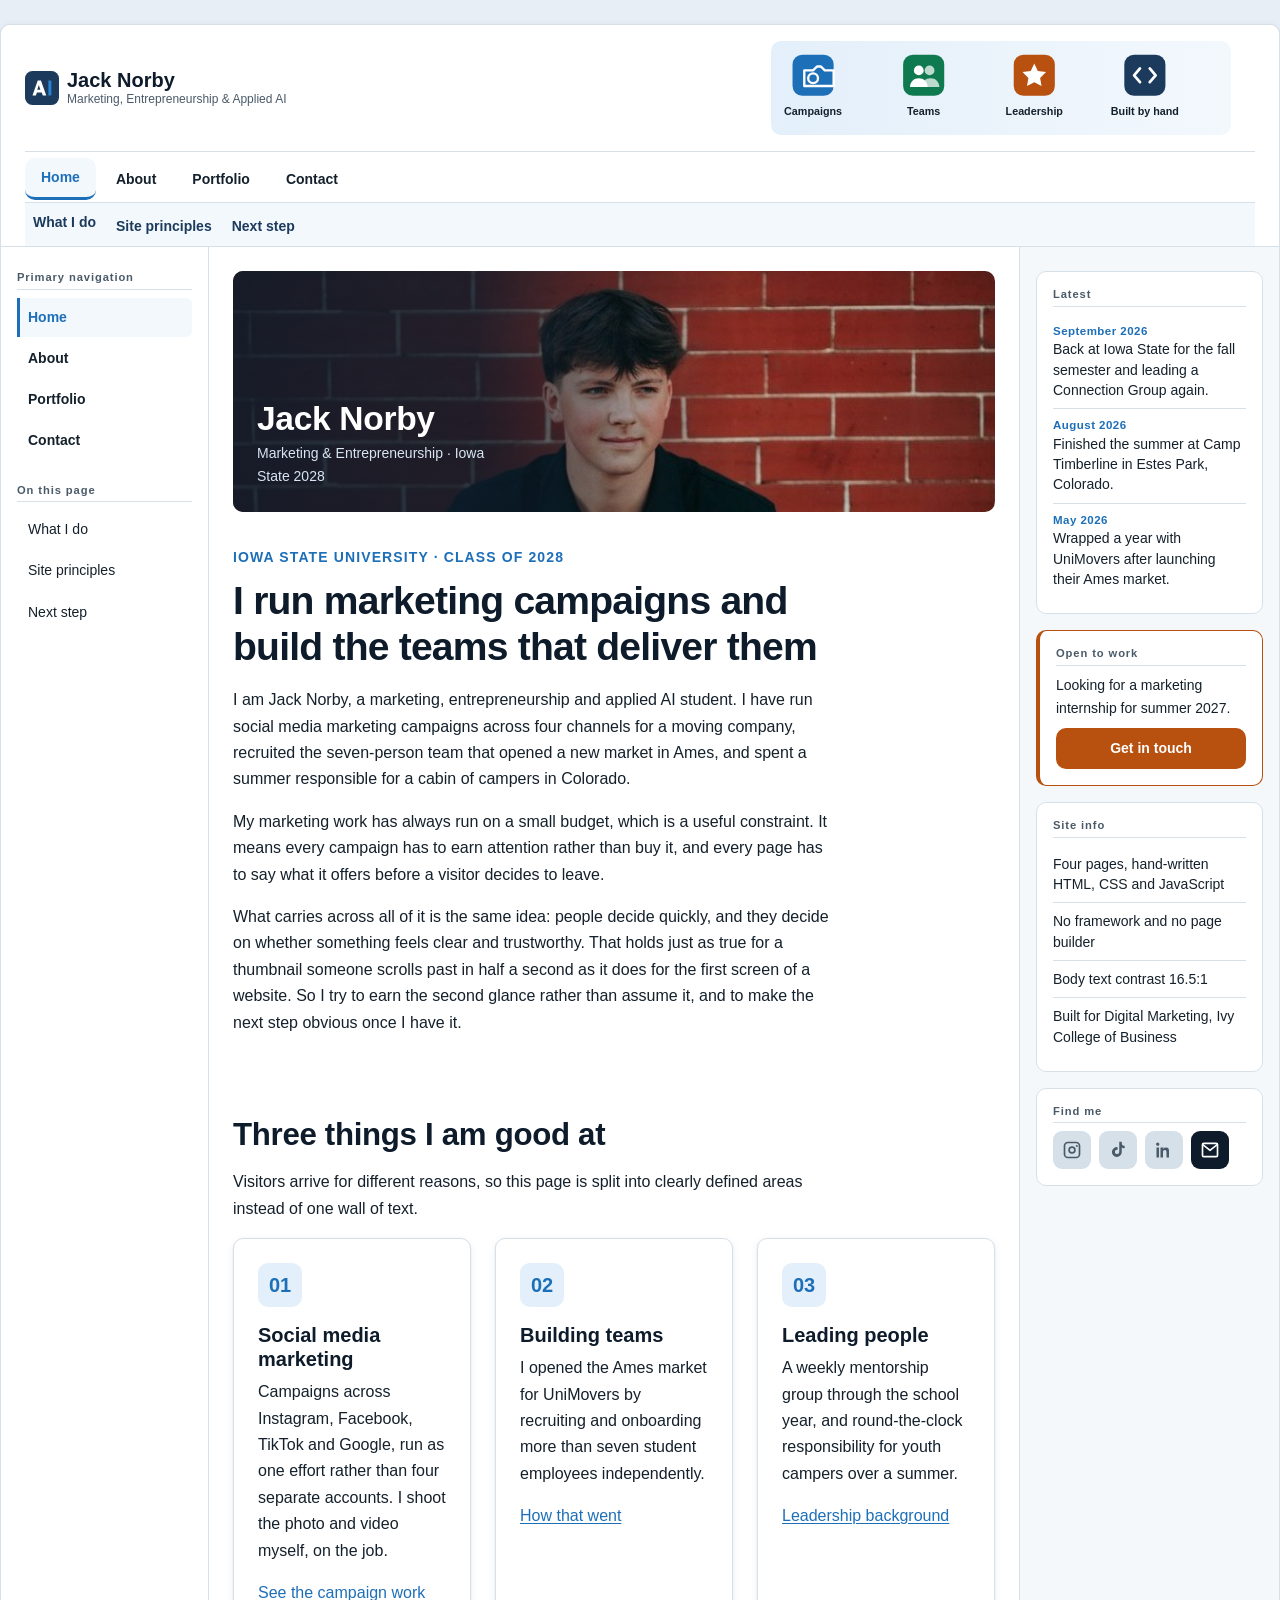
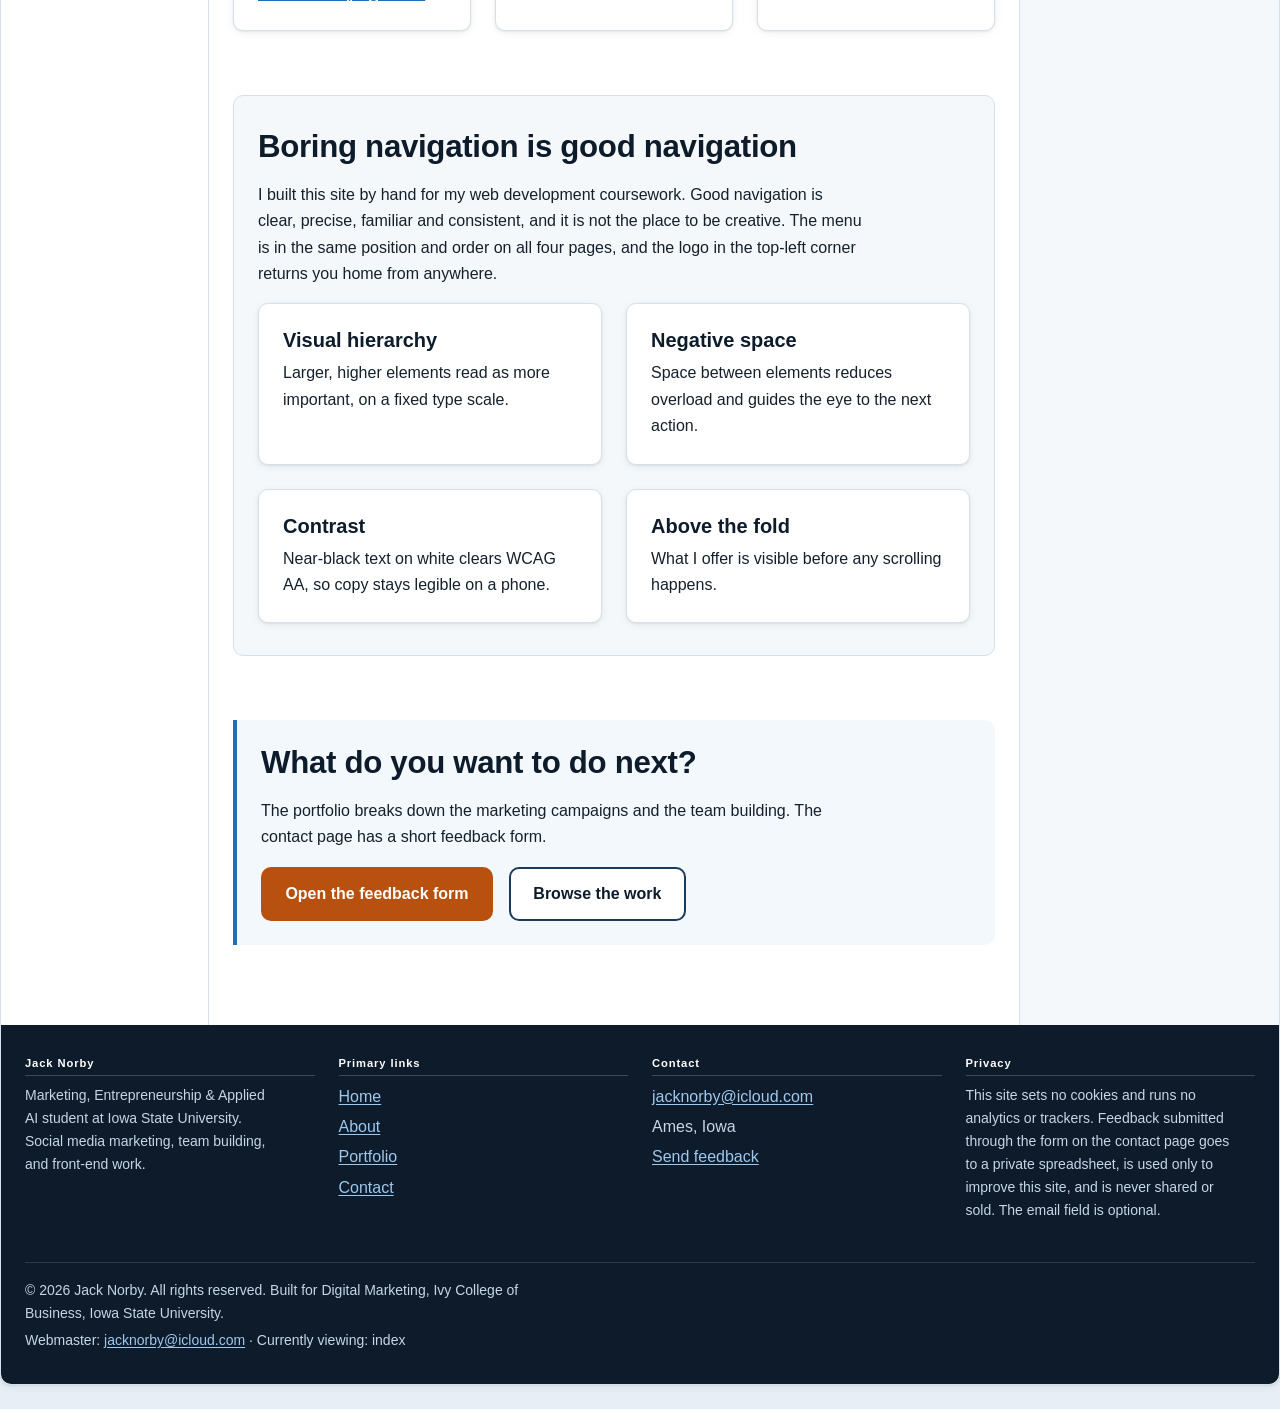
<file: index.html>
<!DOCTYPE html>
<html lang="en">
<head>
  <meta charset="UTF-8">
  <meta name="viewport" content="width=device-width, initial-scale=1.0">
  <meta name="description" content="Jack Norby — marketing student at Iowa State University. Social media marketing campaigns, team building, and hand-built web pages.">
  <title>Jack Norby | Marketing &amp; Entrepreneurship Student</title>
  <link rel="icon" href="./images/favicon.svg" type="image/svg+xml">
  <link rel="stylesheet" href="./styles.css">
</head>
<body>
  <a class="skip-link" href="#main">Skip to main content</a>

  <!-- The page area. The background showing around it on all four sides is
       the body/background area from the layout diagram. -->
  <div class="page-frame">

    <!-- Logo, informational graphics, primary nav, secondary nav (nav.js) -->
    <div data-site-header></div>
    <noscript>
      <div class="shell nav__fallback">
        <p><strong>Navigation:</strong>
          <a href="./index.html">Home</a> &middot;
          <a href="./about.html">About</a> &middot;
          <a href="./portfolio.html">Portfolio</a> &middot;
          <a href="./contact.html">Contact</a>
        </p>
      </div>
    </noscript>

    <div class="page-grid">

      <!-- Left column: primary and secondary navigation (nav.js) -->
      <aside data-site-sidebar></aside>

      <!-- Centre column: hero image at top, then the main content -->
      <div class="col-mid">
        <main id="main">

          <figure class="hero-image hero-image--photo">
            <img src="./images/hero-photo.jpg"
                 alt="Jack Norby in front of a red brick wall"
                 width="724" height="302">
            <figcaption class="hero-image__caption">
              <strong>Jack Norby</strong>
              <span class="hero-image__sub">Marketing &amp; Entrepreneurship &middot; Iowa State 2028</span>
            </figcaption>
          </figure>

          <section class="section">
            <div class="wrap">
              <span class="eyebrow">IOWA STATE UNIVERSITY &middot; CLASS OF 2028</span>
              <h1>I run marketing campaigns and build the teams that deliver them</h1>
              <p>
                I am Jack Norby, a marketing, entrepreneurship and applied AI
                student. I have run social media marketing campaigns across four
                channels for a moving company, recruited the seven-person team that
                opened a new market in Ames, and spent a summer responsible for a
                cabin of campers in Colorado.
              </p>
              <p>
                My marketing work has always run on a small budget, which is a
                useful constraint. It means every campaign has to earn attention
                rather than buy it, and every page has to say what it offers before
                a visitor decides to leave.
              </p>
              <p>
                What carries across all of it is the same idea: people decide
                quickly, and they decide on whether something feels clear and
                trustworthy. That holds just as true for a thumbnail someone scrolls
                past in half a second as it does for the first screen of a website.
                So I try to earn the second glance rather than assume it, and to make
                the next step obvious once I have it.
              </p>
            </div>
          </section>

          <section class="section" id="what-i-do">
            <div class="wrap">
              <h2>Three things I am good at</h2>
              <p>
                Visitors arrive for different reasons, so this page is split into
                clearly defined areas instead of one wall of text.
              </p>

              <div class="grid grid--3">
                <article class="card">
                  <div class="card__icon" aria-hidden="true">01</div>
                  <h3>Social media marketing</h3>
                  <p>
                    Campaigns across Instagram, Facebook, TikTok and Google, run as
                    one effort rather than four separate accounts. I shoot the photo
                    and video myself, on the job.
                  </p>
                  <p><a href="./portfolio.html">See the campaign work</a></p>
                </article>

                <article class="card">
                  <div class="card__icon" aria-hidden="true">02</div>
                  <h3>Building teams</h3>
                  <p>
                    I opened the Ames market for UniMovers by recruiting and
                    onboarding more than seven student employees independently.
                  </p>
                  <p><a href="./about.html">How that went</a></p>
                </article>

                <article class="card">
                  <div class="card__icon" aria-hidden="true">03</div>
                  <h3>Leading people</h3>
                  <p>
                    A weekly mentorship group through the school year, and
                    round-the-clock responsibility for youth campers over a summer.
                  </p>
                  <p><a href="./about.html">Leadership background</a></p>
                </article>
              </div>
            </div>
          </section>

          <section class="section section--alt" id="principles">
            <div class="wrap">
              <h2>Boring navigation is good navigation</h2>
              <p>
                I built this site by hand for my web development coursework. Good
                navigation is clear, precise, familiar and consistent, and it is not
                the place to be creative. The menu is in the same position and order
                on all four pages, and the logo in the top-left corner returns you
                home from anywhere.
              </p>

              <div class="grid grid--2">
                <div class="card">
                  <h3>Visual hierarchy</h3>
                  <p>Larger, higher elements read as more important, on a fixed type scale.</p>
                </div>
                <div class="card">
                  <h3>Negative space</h3>
                  <p>Space between elements reduces overload and guides the eye to the next action.</p>
                </div>
                <div class="card">
                  <h3>Contrast</h3>
                  <p>Near-black text on white clears WCAG AA, so copy stays legible on a phone.</p>
                </div>
                <div class="card">
                  <h3>Above the fold</h3>
                  <p>What I offer is visible before any scrolling happens.</p>
                </div>
              </div>
            </div>
          </section>

          <section class="section" id="next-step">
            <div class="wrap">
              <div class="callout">
                <h2>What do you want to do next?</h2>
                <p>
                  The portfolio breaks down the marketing campaigns and the team
                  building. The contact page has a short feedback form.
                </p>
                <div class="btn-row">
                  <a class="btn btn--primary" href="./contact.html">Open the feedback form</a>
                  <a class="btn btn--secondary" href="./portfolio.html">Browse the work</a>
                </div>
              </div>
            </div>
          </section>

        </main>
      </div>

      <!-- Right column: sticky content (nav.js) -->
      <aside data-site-rail></aside>

    </div>

    <div data-site-footer></div>
  </div>

  <script src="./nav.js"></script>
</body>
</html>
</file>
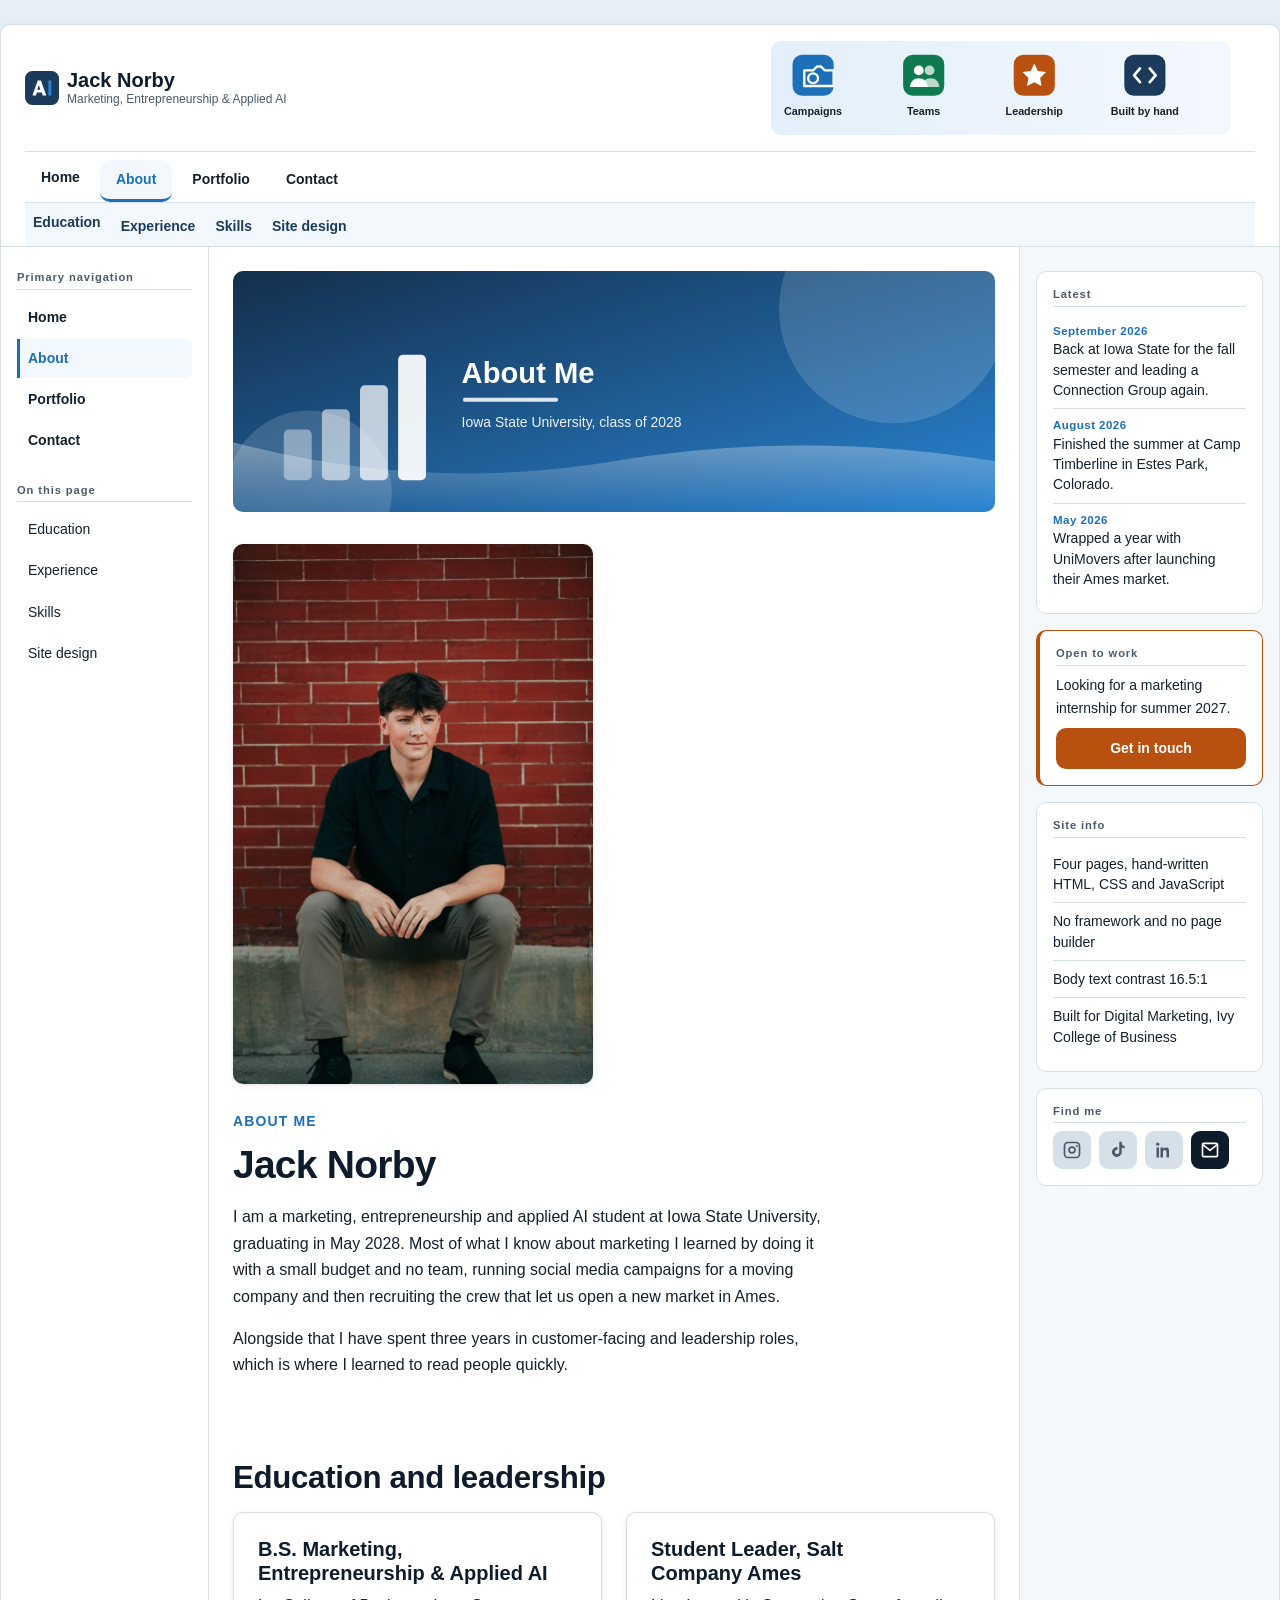
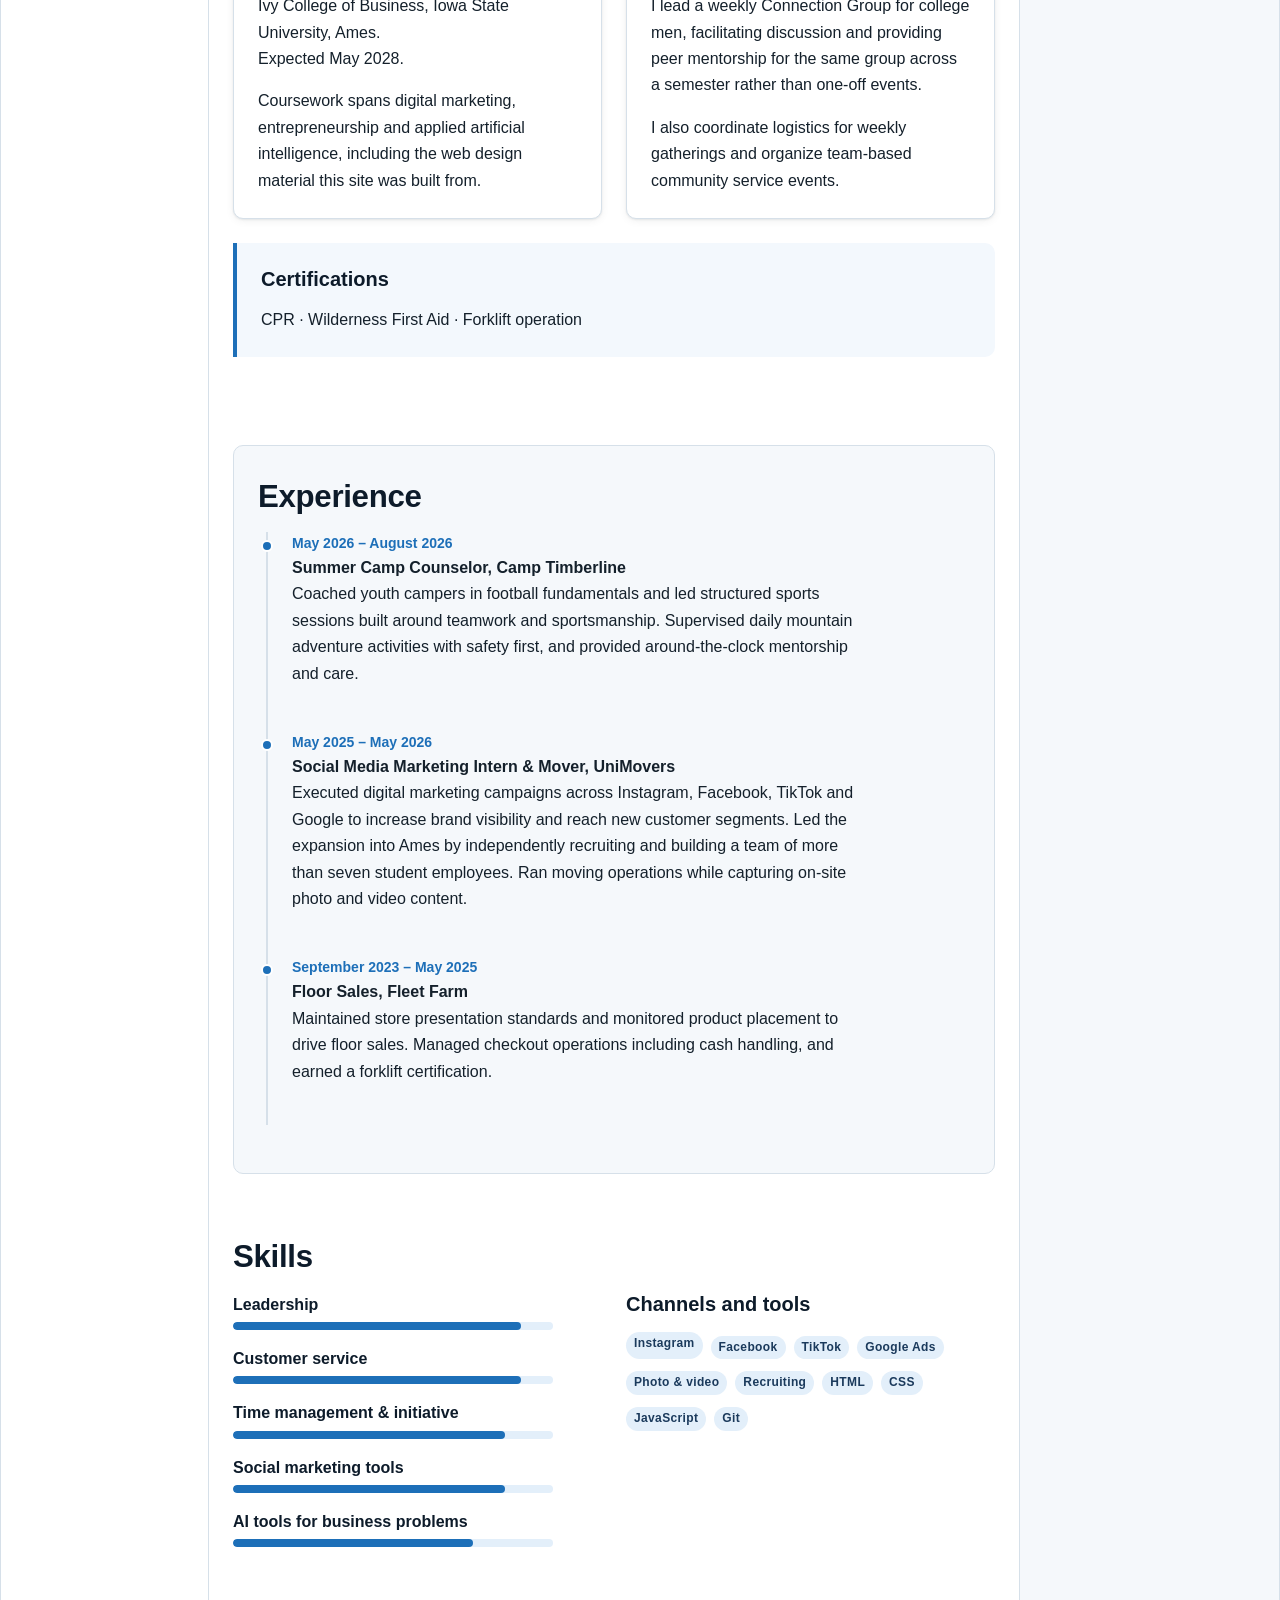
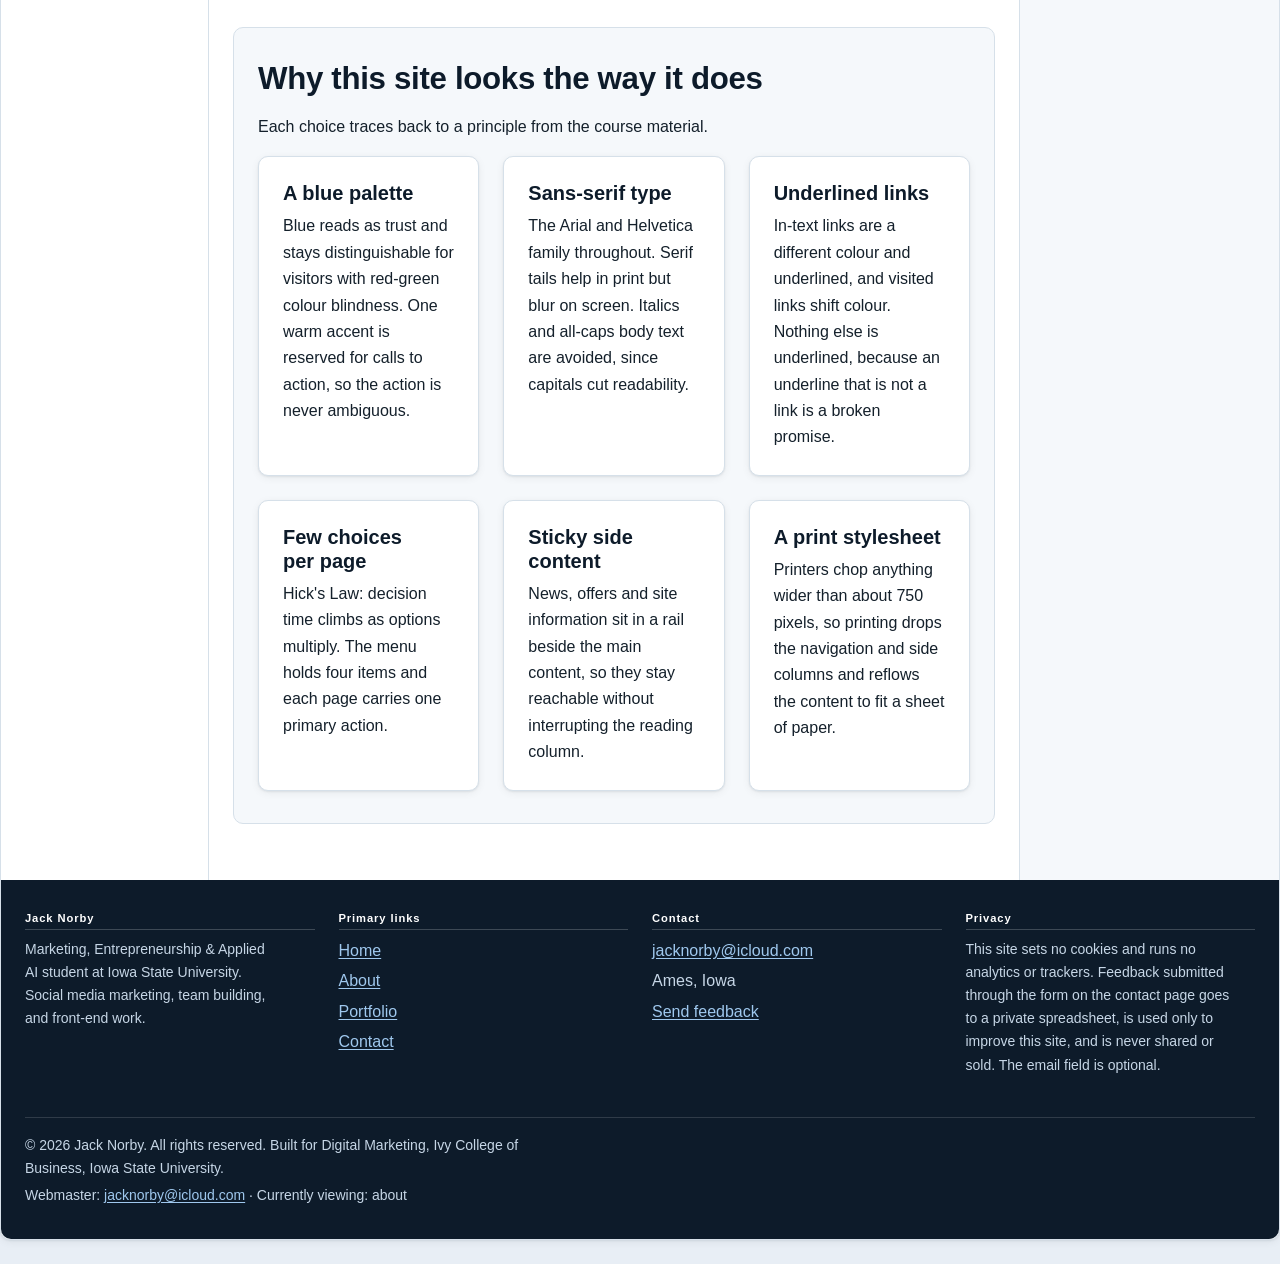
<file: about.html>
<!DOCTYPE html>
<html lang="en">
<head>
  <meta charset="UTF-8">
  <meta name="viewport" content="width=device-width, initial-scale=1.0">
  <meta name="description" content="About Jack Norby — marketing, entrepreneurship and applied AI student at Iowa State University, with experience in social media marketing, team building and sales.">
  <title>About Me | Jack Norby</title>
  <link rel="icon" href="./images/favicon.svg" type="image/svg+xml">
  <link rel="stylesheet" href="./styles.css">
</head>
<body>
  <a class="skip-link" href="#main">Skip to main content</a>

  <div class="page-frame">
    <div data-site-header></div>
    <noscript>
      <div class="shell nav__fallback">
        <p><strong>Navigation:</strong>
          <a href="./index.html">Home</a> &middot;
          <a href="./about.html">About</a> &middot;
          <a href="./portfolio.html">Portfolio</a> &middot;
          <a href="./contact.html">Contact</a>
        </p>
      </div>
    </noscript>

    <div class="page-grid">
      <aside data-site-sidebar></aside>

      <div class="col-mid">
        <main id="main">

          <figure class="hero-image">
            <img src="./images/hero-about.svg"
                 alt="Title banner reading About Me, Iowa State University class of 2028"
                 width="1200" height="380">
          </figure>

          <section class="section">
            <div class="wrap split">
              <div>
                <img class="photo" src="./images/jack-norby.jpg"
                     alt="Jack Norby, seated in front of a red brick wall"
                     width="724" height="1086">
              </div>
              <div>
                <span class="eyebrow">ABOUT ME</span>
                <h1>Jack Norby</h1>
                <p>
                  I am a marketing, entrepreneurship and applied AI student at Iowa
                  State University, graduating in May 2028. Most of what I know
                  about marketing I learned by doing it with a small budget and no
                  team, running social media campaigns for a moving company and then
                  recruiting the crew that let us open a new market in Ames.
                </p>
                <p>
                  Alongside that I have spent three years in customer-facing and
                  leadership roles, which is where I learned to read people quickly.
                </p>
              </div>
            </div>
          </section>

          <section class="section" id="education">
            <div class="wrap">
              <h2>Education and leadership</h2>
              <div class="grid grid--2">
                <div class="card">
                  <h3>B.S. Marketing, Entrepreneurship &amp; Applied AI</h3>
                  <p>
                    Ivy College of Business, Iowa State University, Ames.<br>
                    Expected May 2028.
                  </p>
                  <p>
                    Coursework spans digital marketing, entrepreneurship and applied
                    artificial intelligence, including the web design material this
                    site was built from.
                  </p>
                </div>
                <div class="card">
                  <h3>Student Leader, Salt Company Ames</h3>
                  <p>
                    I lead a weekly Connection Group for college men, facilitating
                    discussion and providing peer mentorship for the same group
                    across a semester rather than one-off events.
                  </p>
                  <p>
                    I also coordinate logistics for weekly gatherings and organize
                    team-based community service events.
                  </p>
                </div>
              </div>
              <div class="callout" style="margin-top:1.5rem">
                <h3>Certifications</h3>
                <p>CPR &middot; Wilderness First Aid &middot; Forklift operation</p>
              </div>
            </div>
          </section>

          <section class="section section--alt" id="experience">
            <div class="wrap">
              <h2>Experience</h2>
              <ol class="timeline">
                <li>
                  <time>May 2026 &ndash; August 2026</time>
                  <strong>Summer Camp Counselor, Camp Timberline</strong>
                  <p>
                    Coached youth campers in football fundamentals and led structured
                    sports sessions built around teamwork and sportsmanship.
                    Supervised daily mountain adventure activities with safety first,
                    and provided around-the-clock mentorship and care.
                  </p>
                </li>
                <li>
                  <time>May 2025 &ndash; May 2026</time>
                  <strong>Social Media Marketing Intern &amp; Mover, UniMovers</strong>
                  <p>
                    Executed digital marketing campaigns across Instagram, Facebook,
                    TikTok and Google to increase brand visibility and reach new
                    customer segments. Led the expansion into Ames by independently
                    recruiting and building a team of more than seven student
                    employees. Ran moving operations while capturing on-site photo
                    and video content.
                  </p>
                </li>
                <li>
                  <time>September 2023 &ndash; May 2025</time>
                  <strong>Floor Sales, Fleet Farm</strong>
                  <p>
                    Maintained store presentation standards and monitored product
                    placement to drive floor sales. Managed checkout operations
                    including cash handling, and earned a forklift certification.
                  </p>
                </li>
              </ol>
            </div>
          </section>

          <section class="section" id="skills">
            <div class="wrap">
              <h2>Skills</h2>
              <div class="grid grid--2">
                <div>
                  <ul class="skill-list">
                    <li><strong>Leadership</strong><span class="meter"><span style="width:90%"></span></span></li>
                    <li><strong>Customer service</strong><span class="meter"><span style="width:90%"></span></span></li>
                    <li><strong>Time management &amp; initiative</strong><span class="meter"><span style="width:85%"></span></span></li>
                    <li><strong>Social marketing tools</strong><span class="meter"><span style="width:85%"></span></span></li>
                    <li><strong>AI tools for business problems</strong><span class="meter"><span style="width:75%"></span></span></li>
                  </ul>
                </div>
                <div>
                  <h3>Channels and tools</h3>
                  <ul class="tag-row" style="gap:0.5rem">
                    <li class="tag">Instagram</li>
                    <li class="tag">Facebook</li>
                    <li class="tag">TikTok</li>
                    <li class="tag">Google Ads</li>
                    <li class="tag">Photo &amp; video</li>
                    <li class="tag">Recruiting</li>
                    <li class="tag">HTML</li>
                    <li class="tag">CSS</li>
                    <li class="tag">JavaScript</li>
                    <li class="tag">Git</li>
                  </ul>
                </div>
              </div>
            </div>
          </section>

          <section class="section section--alt" id="site-design">
            <div class="wrap">
              <h2>Why this site looks the way it does</h2>
              <p>Each choice traces back to a principle from the course material.</p>
              <div class="grid grid--3">
                <article class="card">
                  <h3>A blue palette</h3>
                  <p>
                    Blue reads as trust and stays distinguishable for visitors with
                    red-green colour blindness. One warm accent is reserved for calls
                    to action, so the action is never ambiguous.
                  </p>
                </article>
                <article class="card">
                  <h3>Sans-serif type</h3>
                  <p>
                    The Arial and Helvetica family throughout. Serif tails help in
                    print but blur on screen. Italics and all-caps body text are
                    avoided, since capitals cut readability.
                  </p>
                </article>
                <article class="card">
                  <h3>Underlined links</h3>
                  <p>
                    In-text links are a different colour and underlined, and visited
                    links shift colour. Nothing else is underlined, because an
                    underline that is not a link is a broken promise.
                  </p>
                </article>
                <article class="card">
                  <h3>Few choices per page</h3>
                  <p>
                    Hick's Law: decision time climbs as options multiply. The menu
                    holds four items and each page carries one primary action.
                  </p>
                </article>
                <article class="card">
                  <h3>Sticky side content</h3>
                  <p>
                    News, offers and site information sit in a rail beside the main
                    content, so they stay reachable without interrupting the reading
                    column.
                  </p>
                </article>
                <article class="card">
                  <h3>A print stylesheet</h3>
                  <p>
                    Printers chop anything wider than about 750 pixels, so printing
                    drops the navigation and side columns and reflows the content to
                    fit a sheet of paper.
                  </p>
                </article>
              </div>
            </div>
          </section>

        </main>
      </div>

      <aside data-site-rail></aside>
    </div>

    <div data-site-footer></div>
  </div>

  <script src="./nav.js"></script>
</body>
</html>
</file>
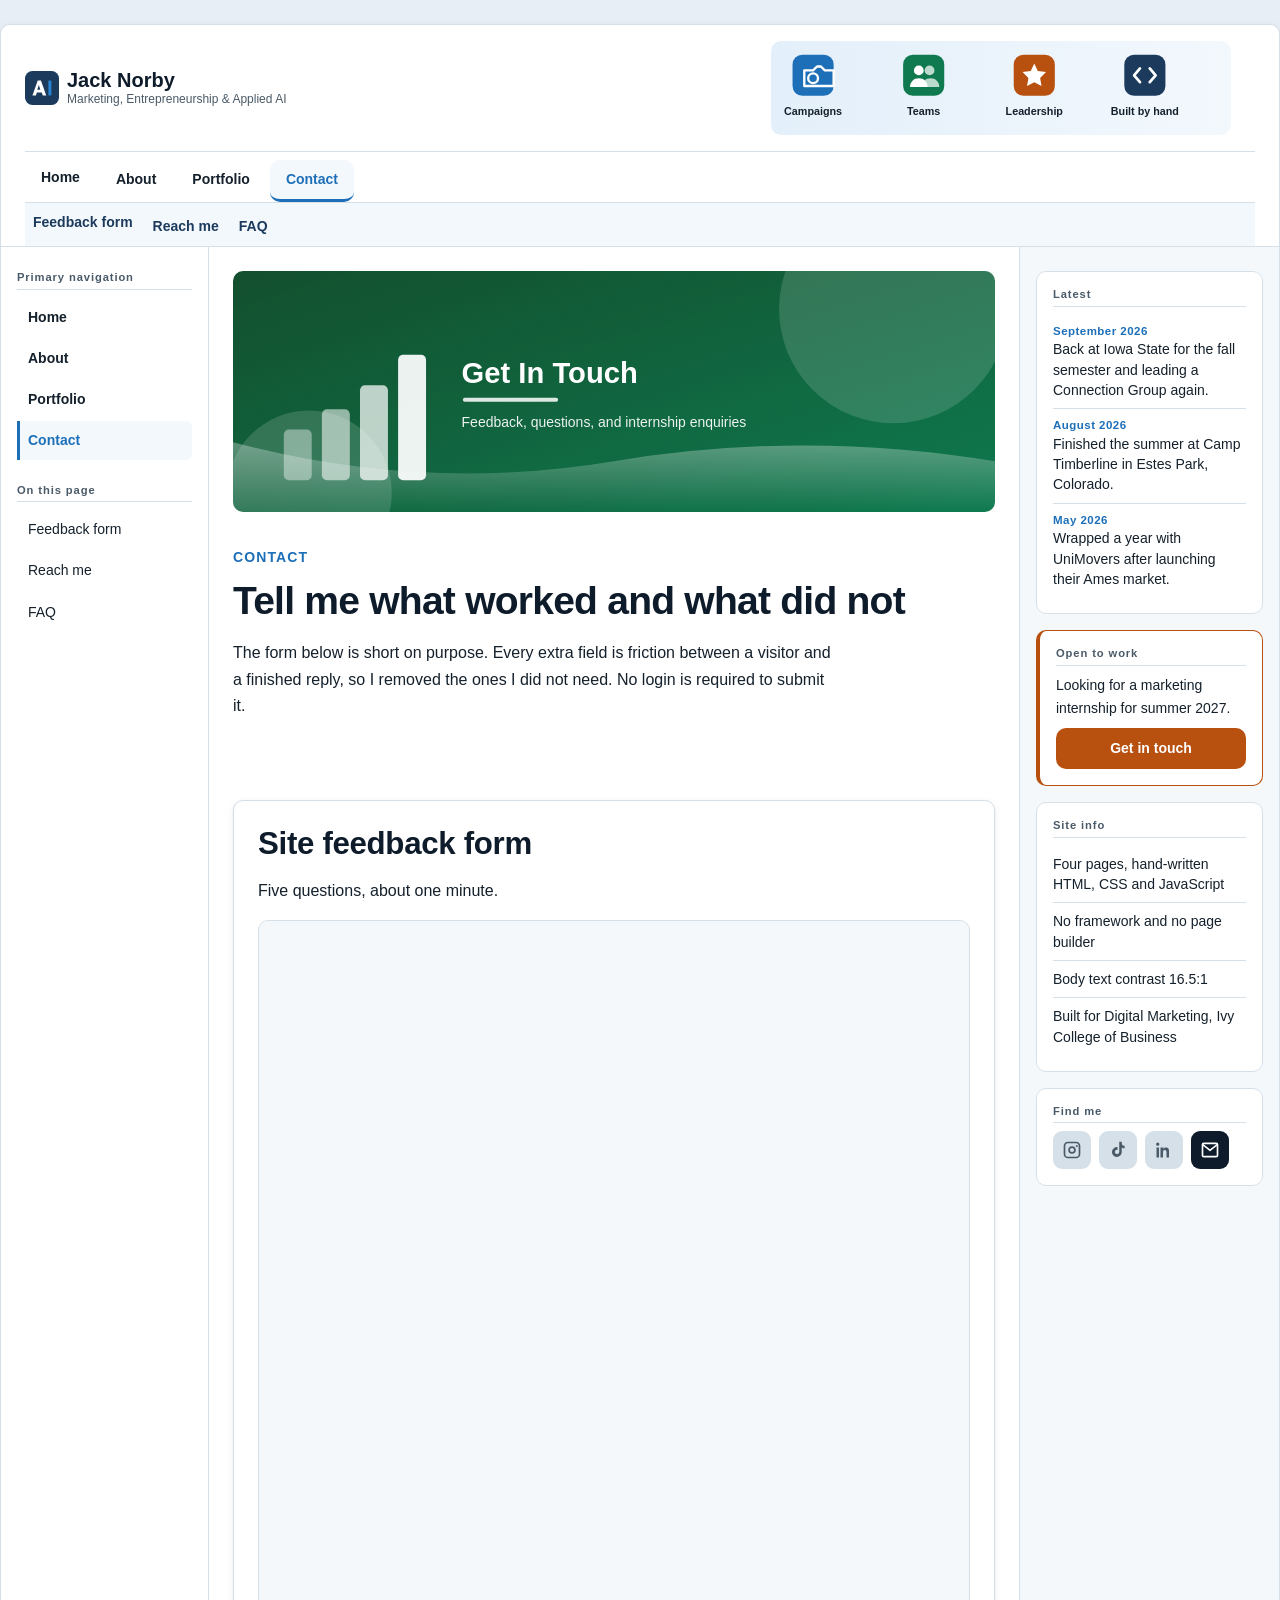
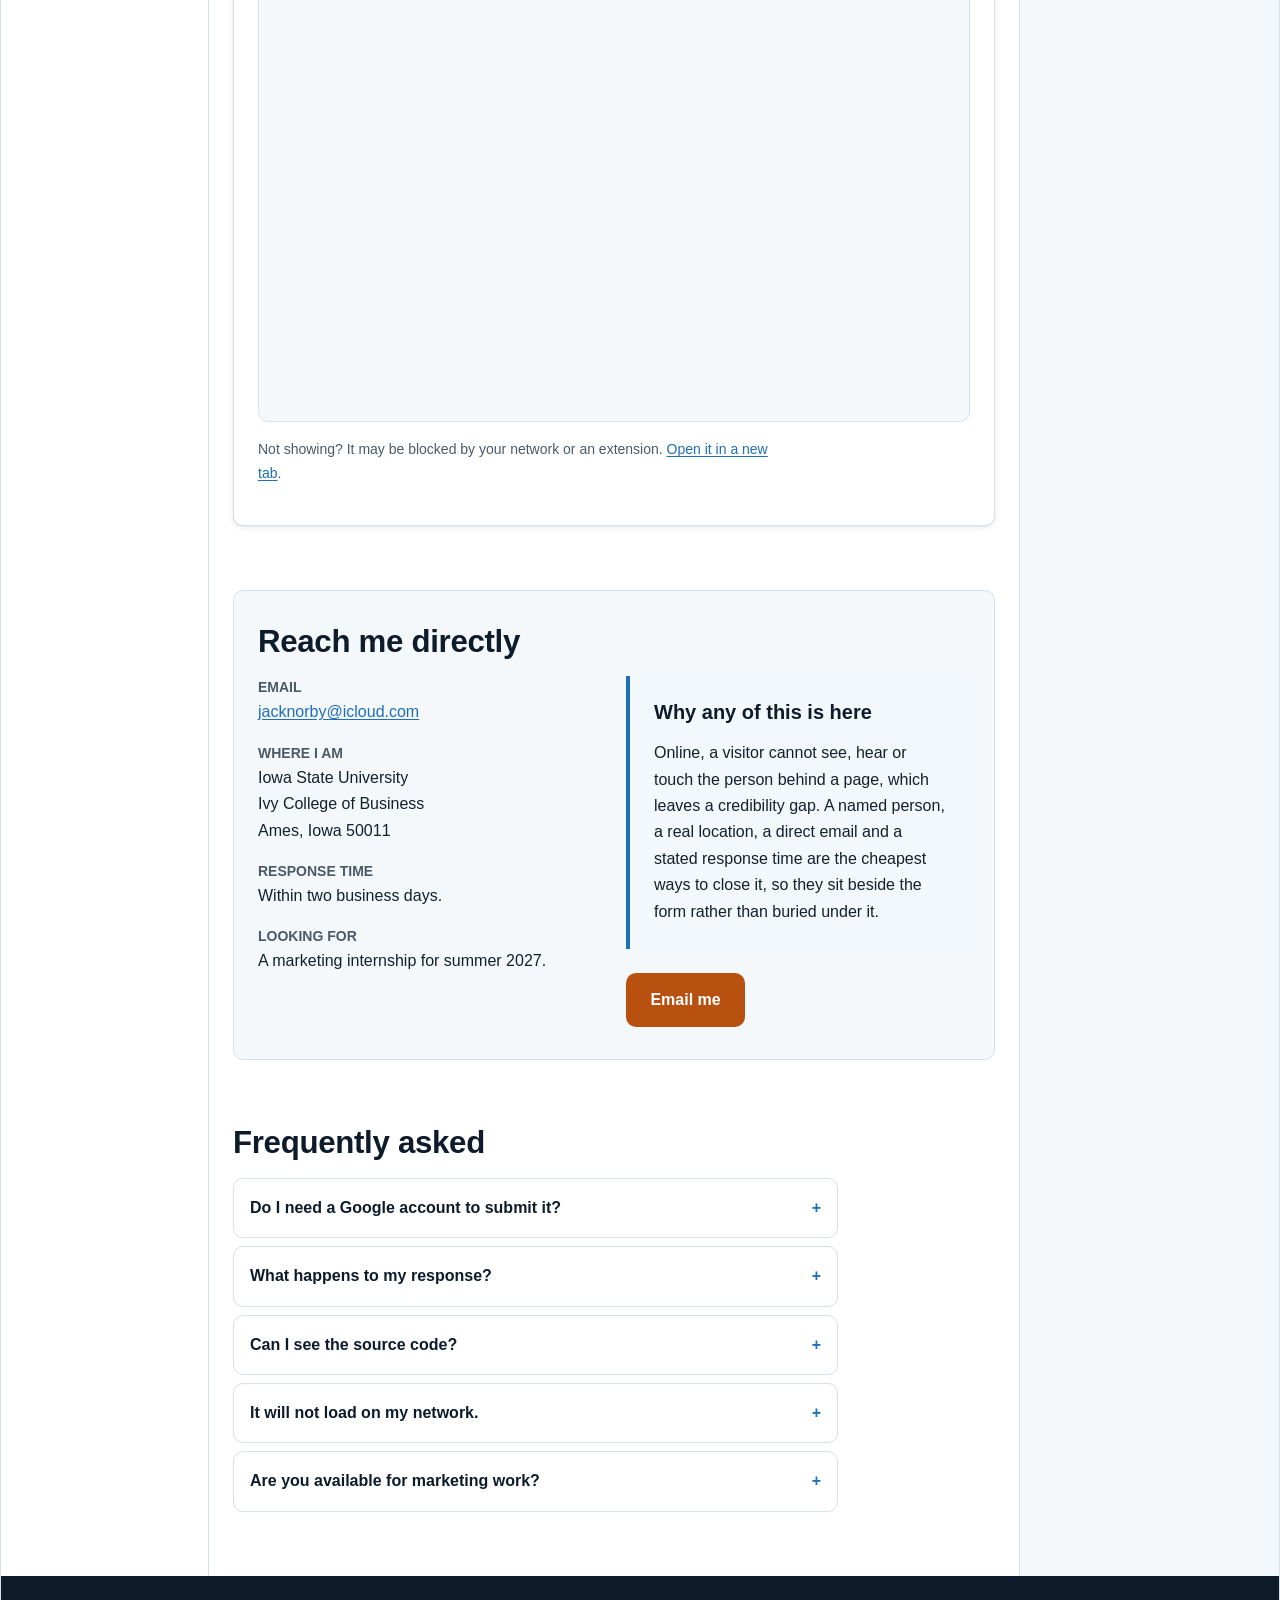
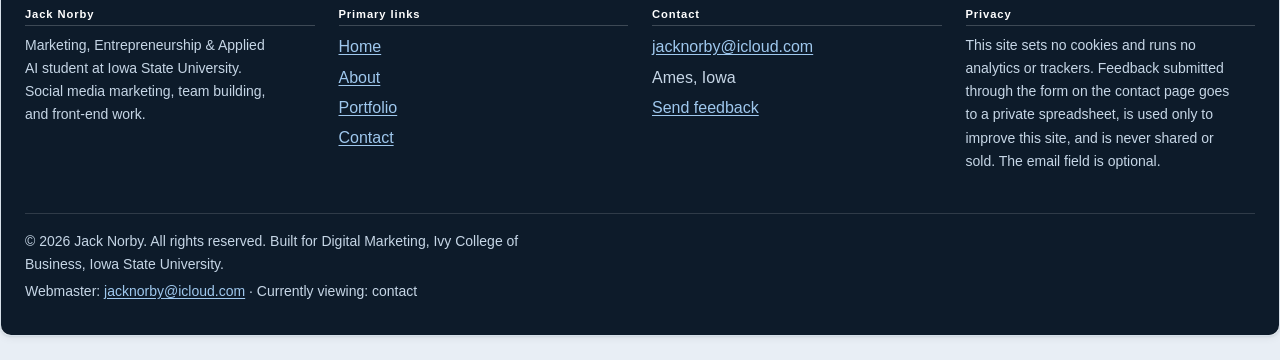
<file: contact.html>
<!DOCTYPE html>
<html lang="en">
<head>
  <meta charset="UTF-8">
  <meta name="viewport" content="width=device-width, initial-scale=1.0">
  <meta name="description" content="Contact Jack Norby, or leave feedback on this site through the embedded Google Form. Marketing internship enquiries welcome.">
  <title>Contact | Jack Norby</title>
  <link rel="icon" href="./images/favicon.svg" type="image/svg+xml">
  <link rel="stylesheet" href="./styles.css">
</head>
<body>
  <a class="skip-link" href="#main">Skip to main content</a>

  <div class="page-frame">
    <div data-site-header></div>
    <noscript>
      <div class="shell nav__fallback">
        <p><strong>Navigation:</strong>
          <a href="./index.html">Home</a> &middot;
          <a href="./about.html">About</a> &middot;
          <a href="./portfolio.html">Portfolio</a> &middot;
          <a href="./contact.html">Contact</a>
        </p>
      </div>
    </noscript>

    <div class="page-grid">
      <aside data-site-sidebar></aside>

      <div class="col-mid">
        <main id="main">

          <figure class="hero-image">
            <img src="./images/hero-contact.svg"
                 alt="Title banner reading Get In Touch: feedback, questions, and internship enquiries"
                 width="1200" height="380">
          </figure>

          <section class="section">
            <div class="wrap">
              <span class="eyebrow">CONTACT</span>
              <h1>Tell me what worked and what did not</h1>
              <p>
                The form below is short on purpose. Every extra field is friction
                between a visitor and a finished reply, so I removed the ones I did
                not need. No login is required to submit it.
              </p>
            </div>
          </section>

          <section class="section" id="form">
            <div class="wrap">
              <div class="form-panel">
                <h2>Site feedback form</h2>
                <p>Five questions, about one minute.</p>

                <div class="form-frame">
                  <!-- Embedded Google Form. The same form is linked directly
                       below the frame for visitors whose network blocks
                       iframes. If this ever shows a permission screen, check
                       Settings > Responses in Google Forms: "Restrict to users
                       in Iowa State University and its trusted organizations"
                       must stay OFF, and sharing set to anyone with the link. -->
                  <iframe
                    src="https://docs.google.com/forms/d/e/1FAIpQLSduyuI0lX0qJLX9yQExRZ1HEe4UtMcrwzWH4g_ryiSsQNlfDw/viewform?embedded=true"
                    title="Site feedback form"
                    width="100%"
                    height="1100"
                    loading="lazy">
                    Loading the feedback form&hellip;
                  </iframe>
                </div>

                <p class="form-note">
                  Not showing? It may be blocked by your network or an
                  extension.
                  <a href="https://docs.google.com/forms/d/e/1FAIpQLSduyuI0lX0qJLX9yQExRZ1HEe4UtMcrwzWH4g_ryiSsQNlfDw/viewform"
                     target="_blank" rel="noopener">Open it in a new tab</a>.
                </p>
              </div>
            </div>
          </section>

          <section class="section section--alt" id="reach">
            <div class="wrap">
              <h2>Reach me directly</h2>
              <div class="grid grid--2">
                <div>
                  <ul class="contact-list">
                    <li>
                      <strong>EMAIL</strong>
                      <a href="mailto:jacknorby@icloud.com">jacknorby@icloud.com</a>
                    </li>
                    <li>
                      <strong>WHERE I AM</strong>
                      Iowa State University<br>
                      Ivy College of Business<br>
                      Ames, Iowa 50011
                    </li>
                    <li>
                      <strong>RESPONSE TIME</strong>
                      Within two business days.
                    </li>
                    <li>
                      <strong>LOOKING FOR</strong>
                      A marketing internship for summer 2027.
                    </li>
                  </ul>
                </div>
                <div>
                  <div class="callout">
                    <h3>Why any of this is here</h3>
                    <p>
                      Online, a visitor cannot see, hear or touch the person behind a
                      page, which leaves a credibility gap. A named person, a real
                      location, a direct email and a stated response time are the
                      cheapest ways to close it, so they sit beside the form rather
                      than buried under it.
                    </p>
                  </div>
                  <div class="btn-row" style="margin-top:1rem">
                    <a class="btn btn--primary" href="mailto:jacknorby@icloud.com">Email me</a>
                  </div>
                </div>
              </div>
            </div>
          </section>

          <section class="section" id="faq">
            <div class="wrap">
              <h2>Frequently asked</h2>
              <div class="faq">
                <details>
                  <summary>Do I need a Google account to submit it?</summary>
                  <p>
                    No. It takes answers from anyone with the link, and signing in
                    is not required. If you hit a permission screen that
                    is a bug, so please email me and I will fix the setting.
                  </p>
                </details>
                <details>
                  <summary>What happens to my response?</summary>
                  <p>
                    Answers land in a private spreadsheet used only to improve this
                    site. Nothing is shared, sold, or added to a mailing list, and
                    the email field is optional.
                  </p>
                </details>
                <details>
                  <summary>Can I see the source code?</summary>
                  <p>
                    Yes. The whole site is four HTML files, one stylesheet and one
                    script, versioned in a public Git repository and deployed from
                    it. I built it by hand for my web development coursework.
                  </p>
                </details>
                <details>
                  <summary>It will not load on my network.</summary>
                  <p>
                    Some campus and corporate networks block embedded frames. Use the
                    direct link above, which opens the same page in a new tab.
                  </p>
                </details>
                <details>
                  <summary>Are you available for marketing work?</summary>
                  <p>
                    I am looking for a marketing internship for summer 2027, and I am
                    happy to talk about social media, content or campaign work before
                    then. Email is the fastest way to reach me.
                  </p>
                </details>
              </div>
            </div>
          </section>

        </main>
      </div>

      <aside data-site-rail></aside>
    </div>

    <div data-site-footer></div>
  </div>

  <script src="./nav.js"></script>
</body>
</html>
</file>
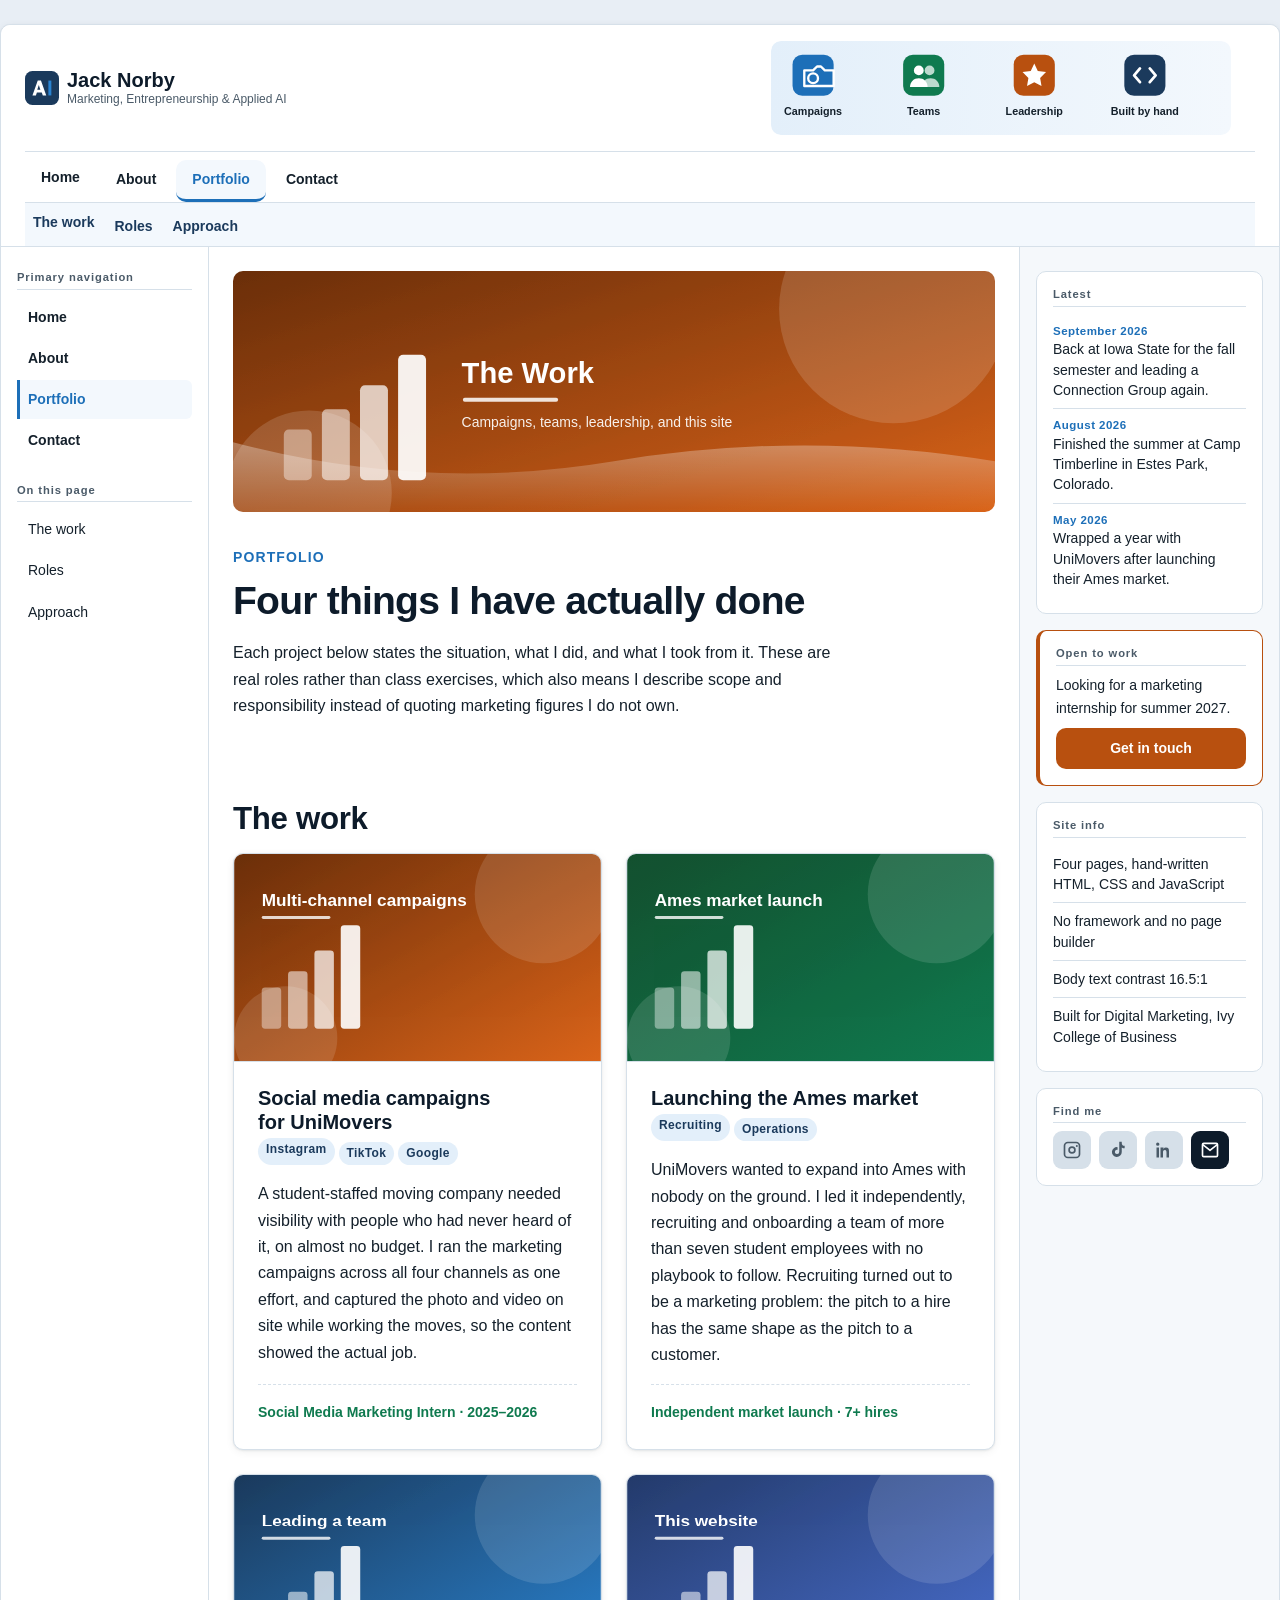
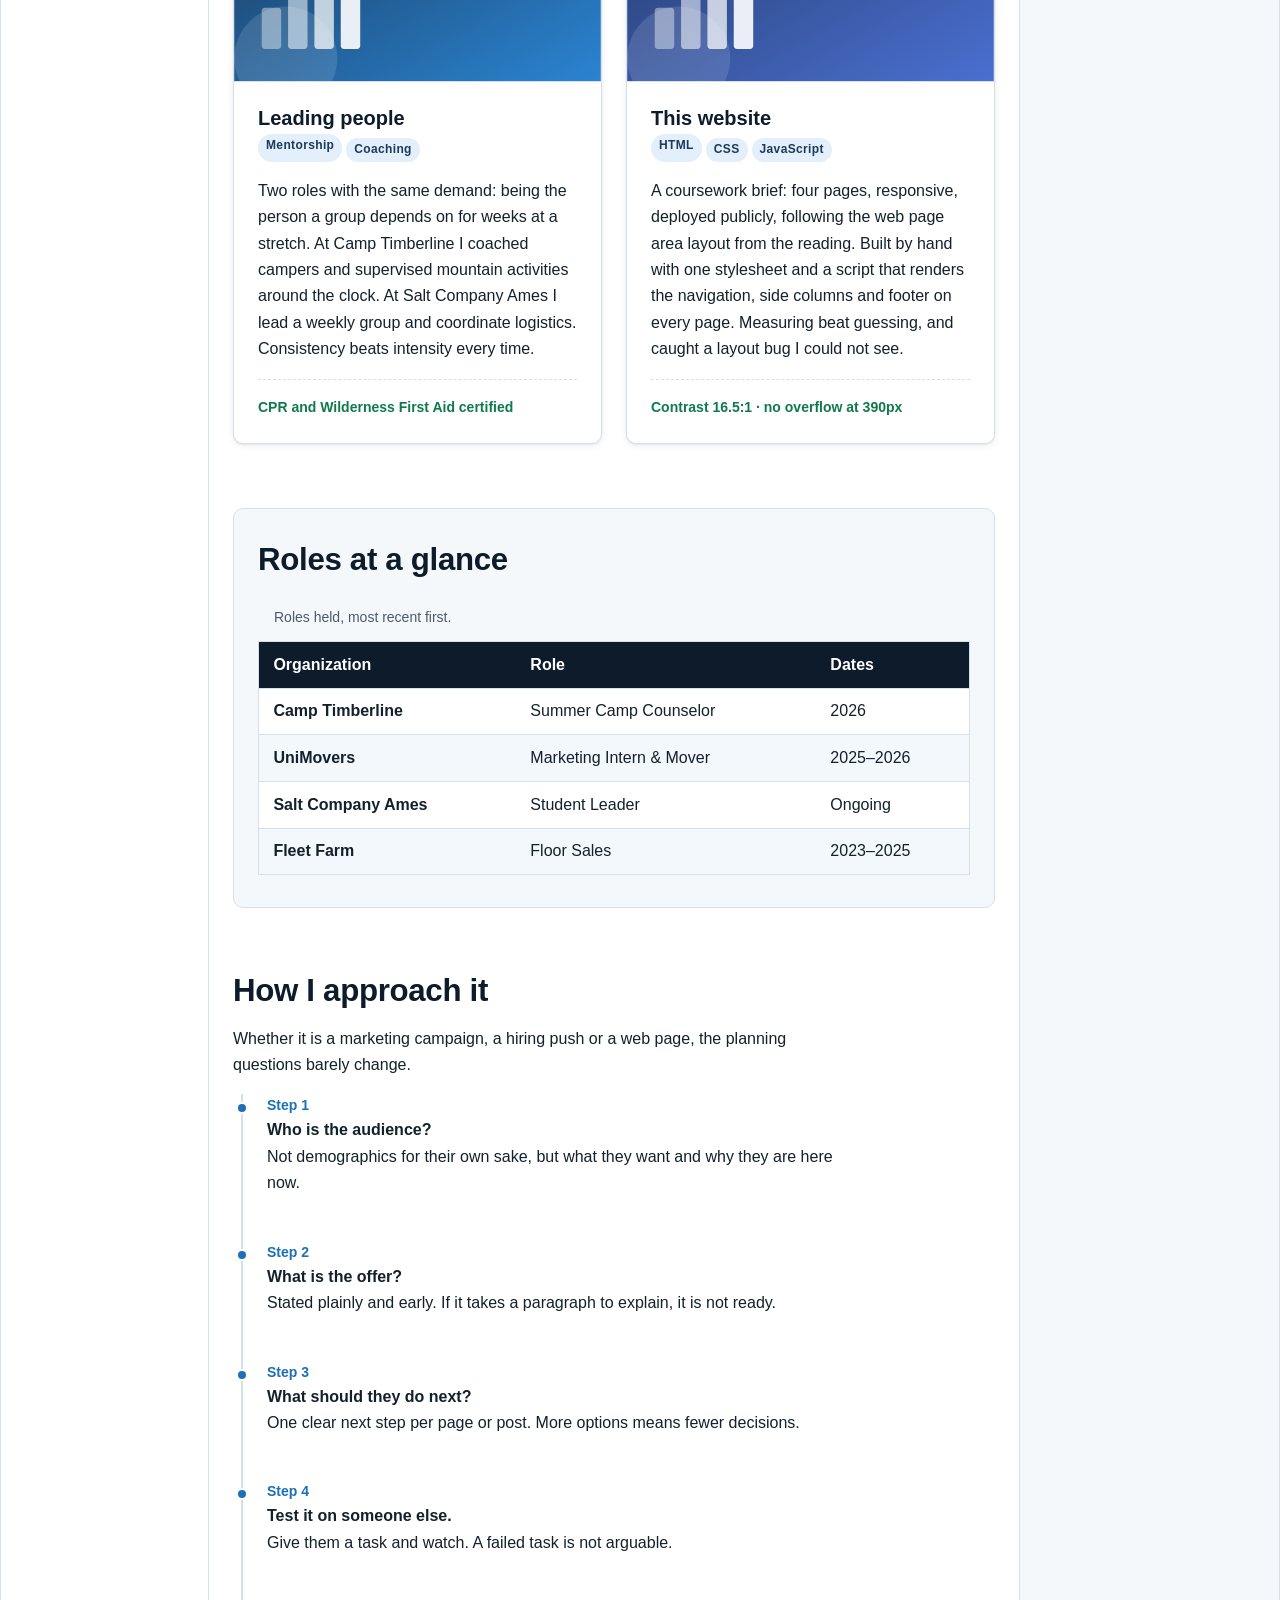
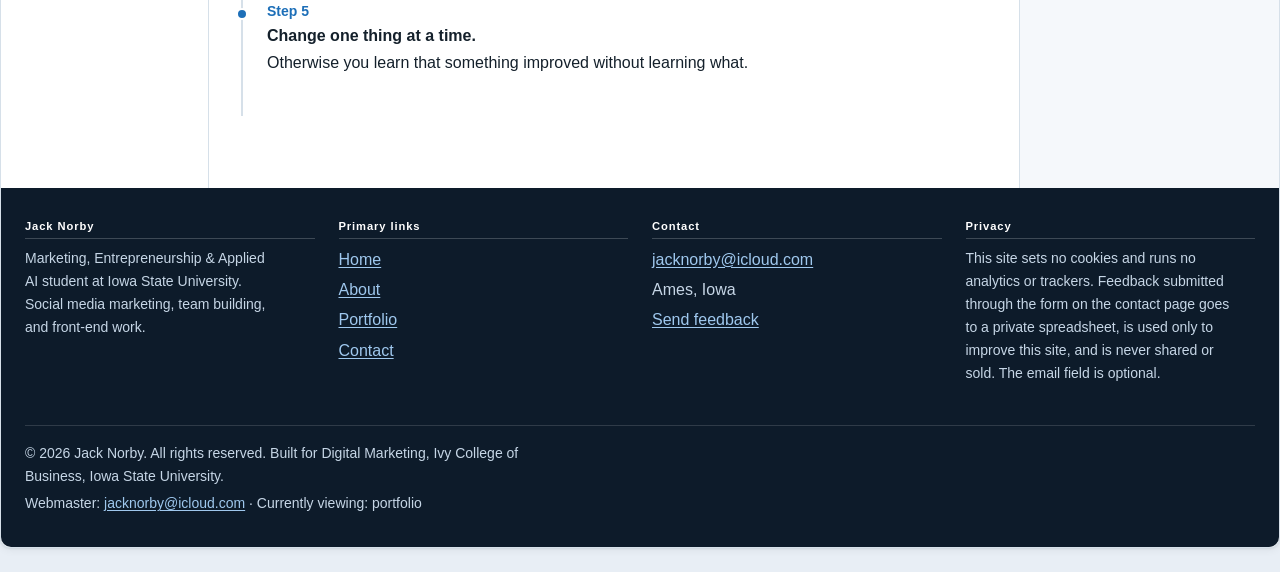
<file: portfolio.html>
<!DOCTYPE html>
<html lang="en">
<head>
  <meta charset="UTF-8">
  <meta name="viewport" content="width=device-width, initial-scale=1.0">
  <meta name="description" content="Jack Norby's work: social media marketing campaigns for UniMovers, launching the Ames market with a new team, leadership roles, and this hand-built website.">
  <title>Portfolio | Jack Norby</title>
  <link rel="icon" href="./images/favicon.svg" type="image/svg+xml">
  <link rel="stylesheet" href="./styles.css">
</head>
<body>
  <a class="skip-link" href="#main">Skip to main content</a>

  <div class="page-frame">
    <div data-site-header></div>
    <noscript>
      <div class="shell nav__fallback">
        <p><strong>Navigation:</strong>
          <a href="./index.html">Home</a> &middot;
          <a href="./about.html">About</a> &middot;
          <a href="./portfolio.html">Portfolio</a> &middot;
          <a href="./contact.html">Contact</a>
        </p>
      </div>
    </noscript>

    <div class="page-grid">
      <aside data-site-sidebar></aside>

      <div class="col-mid">
        <main id="main">

          <figure class="hero-image">
            <img src="./images/hero-portfolio.svg"
                 alt="Title banner reading The Work: campaigns, teams, leadership, and this site"
                 width="1200" height="380">
          </figure>

          <section class="section">
            <div class="wrap">
              <span class="eyebrow">PORTFOLIO</span>
              <h1>Four things I have actually done</h1>
              <p>
                Each project below states the situation, what I did, and what I took
                from it. These are real roles rather than class exercises, which also
                means I describe scope and responsibility instead of quoting
                marketing figures I do not own.
              </p>
            </div>
          </section>

          <section class="section" id="work">
            <div class="wrap">
              <h2>The work</h2>
              <div class="grid grid--2">

                <article class="card work">
                  <div class="work__thumb">
                    <img src="./images/project-unimovers.svg" alt="Cover graphic for the UniMovers campaign work"
                         width="640" height="360" loading="lazy">
                  </div>
                  <div class="work__body">
                    <h3>Social media campaigns for UniMovers</h3>
                    <ul class="tag-row">
                      <li class="tag">Instagram</li>
                      <li class="tag">TikTok</li>
                      <li class="tag">Google</li>
                    </ul>
                    <p>
                      A student-staffed moving company needed visibility with people
                      who had never heard of it, on almost no budget. I ran the
                      marketing campaigns across all four channels as one effort,
                      and captured the photo and video on site while working the
                      moves, so the content showed the actual job.
                    </p>
                    <p class="work__result">Social Media Marketing Intern &middot; 2025&ndash;2026</p>
                  </div>
                </article>

                <article class="card work">
                  <div class="work__thumb">
                    <img src="./images/project-ames.svg" alt="Cover graphic for the Ames market launch"
                         width="640" height="360" loading="lazy">
                  </div>
                  <div class="work__body">
                    <h3>Launching the Ames market</h3>
                    <ul class="tag-row">
                      <li class="tag">Recruiting</li>
                      <li class="tag">Operations</li>
                    </ul>
                    <p>
                      UniMovers wanted to expand into Ames with nobody on the ground.
                      I led it independently, recruiting and onboarding a team of
                      more than seven student employees with no playbook to follow.
                      Recruiting turned out to be a marketing problem: the pitch to a
                      hire has the same shape as the pitch to a customer.
                    </p>
                    <p class="work__result">Independent market launch &middot; 7+ hires</p>
                  </div>
                </article>

                <article class="card work">
                  <div class="work__thumb">
                    <img src="./images/project-leadership.svg" alt="Cover graphic for the leadership roles"
                         width="640" height="360" loading="lazy">
                  </div>
                  <div class="work__body">
                    <h3>Leading people</h3>
                    <ul class="tag-row">
                      <li class="tag">Mentorship</li>
                      <li class="tag">Coaching</li>
                    </ul>
                    <p>
                      Two roles with the same demand: being the person a group
                      depends on for weeks at a stretch. At Camp Timberline I coached
                      campers and supervised mountain activities around the clock. At
                      Salt Company Ames I lead a weekly group and coordinate
                      logistics. Consistency beats intensity every time.
                    </p>
                    <p class="work__result">CPR and Wilderness First Aid certified</p>
                  </div>
                </article>

                <article class="card work">
                  <div class="work__thumb">
                    <img src="./images/project-website.svg" alt="Cover graphic for this website build"
                         width="640" height="360" loading="lazy">
                  </div>
                  <div class="work__body">
                    <h3>This website</h3>
                    <ul class="tag-row">
                      <li class="tag">HTML</li>
                      <li class="tag">CSS</li>
                      <li class="tag">JavaScript</li>
                    </ul>
                    <p>
                      A coursework brief: four pages, responsive, deployed publicly,
                      following the web page area layout from the reading. Built by
                      hand with one stylesheet and a script that renders the
                      navigation, side columns and footer on every page. Measuring
                      beat guessing, and caught a layout bug I could not see.
                    </p>
                    <p class="work__result">Contrast 16.5:1 &middot; no overflow at 390px</p>
                  </div>
                </article>

              </div>
            </div>
          </section>

          <section class="section section--alt" id="roles">
            <div class="wrap">
              <h2>Roles at a glance</h2>
              <div style="overflow-x:auto">
                <table style="width:100%;border-collapse:collapse;min-width:420px;background:#fff;border:1px solid var(--line);border-radius:10px">
                  <caption style="text-align:left;padding:0.75rem 1rem;color:var(--ink-muted);font-size:0.875rem">
                    Roles held, most recent first.
                  </caption>
                  <thead>
                    <tr style="background:var(--navy-900);color:#fff;text-align:left">
                      <th scope="col" style="padding:0.6rem 0.9rem">Organization</th>
                      <th scope="col" style="padding:0.6rem 0.9rem">Role</th>
                      <th scope="col" style="padding:0.6rem 0.9rem">Dates</th>
                    </tr>
                  </thead>
                  <tbody>
                    <tr style="border-top:1px solid var(--line)">
                      <th scope="row" style="padding:0.6rem 0.9rem;text-align:left">Camp Timberline</th>
                      <td style="padding:0.6rem 0.9rem">Summer Camp Counselor</td>
                      <td style="padding:0.6rem 0.9rem">2026</td>
                    </tr>
                    <tr style="border-top:1px solid var(--line);background:var(--blue-050)">
                      <th scope="row" style="padding:0.6rem 0.9rem;text-align:left">UniMovers</th>
                      <td style="padding:0.6rem 0.9rem">Marketing Intern &amp; Mover</td>
                      <td style="padding:0.6rem 0.9rem">2025&ndash;2026</td>
                    </tr>
                    <tr style="border-top:1px solid var(--line)">
                      <th scope="row" style="padding:0.6rem 0.9rem;text-align:left">Salt Company Ames</th>
                      <td style="padding:0.6rem 0.9rem">Student Leader</td>
                      <td style="padding:0.6rem 0.9rem">Ongoing</td>
                    </tr>
                    <tr style="border-top:1px solid var(--line);background:var(--blue-050)">
                      <th scope="row" style="padding:0.6rem 0.9rem;text-align:left">Fleet Farm</th>
                      <td style="padding:0.6rem 0.9rem">Floor Sales</td>
                      <td style="padding:0.6rem 0.9rem">2023&ndash;2025</td>
                    </tr>
                  </tbody>
                </table>
              </div>
            </div>
          </section>

          <section class="section" id="approach">
            <div class="wrap">
              <h2>How I approach it</h2>
              <p>
                Whether it is a marketing campaign, a hiring push or a web page, the
                planning questions barely change.
              </p>
              <ol class="timeline">
                <li>
                  <time>Step 1</time><strong>Who is the audience?</strong>
                  <p>Not demographics for their own sake, but what they want and why they are here now.</p>
                </li>
                <li>
                  <time>Step 2</time><strong>What is the offer?</strong>
                  <p>Stated plainly and early. If it takes a paragraph to explain, it is not ready.</p>
                </li>
                <li>
                  <time>Step 3</time><strong>What should they do next?</strong>
                  <p>One clear next step per page or post. More options means fewer decisions.</p>
                </li>
                <li>
                  <time>Step 4</time><strong>Test it on someone else.</strong>
                  <p>Give them a task and watch. A failed task is not arguable.</p>
                </li>
                <li>
                  <time>Step 5</time><strong>Change one thing at a time.</strong>
                  <p>Otherwise you learn that something improved without learning what.</p>
                </li>
              </ol>
            </div>
          </section>

        </main>
      </div>

      <aside data-site-rail></aside>
    </div>

    <div data-site-footer></div>
  </div>

  <script src="./nav.js"></script>
</body>
</html>
</file>
<file: styles.css>
/* ============================================================
   Global stylesheet
   Design decisions are driven by the course materials:
   - Sans-serif (Arial/Helvetica family) for screen legibility  [Web Dev 1, p.19]
   - Blue primary = trust/calm, accessible for red-green CVD    [Reading 02, §2]
   - High contrast body text, generous negative space           [Reading 02, §2]
   - Important content above the fold                           [Web Dev 1, p.18]
   - Print stylesheet capped at 750px                           [Web Dev 1, p.14]
   ============================================================ */

/* ---------- 1. Design tokens ---------- */
:root {
  /* Monochromatic blue palette + one warm accent for CTAs */
  --navy-900: #0d1b2a;
  --navy-800: #142c45;
  --navy-700: #1b3a5c;
  --blue-600: #1d6fb8;
  --blue-500: #2a84d2;
  --blue-100: #e3effa;
  --blue-050: #f3f8fd;

  --accent-600: #b8500f;   /* urgency/action, used sparingly */
  --accent-500: #d96319;

  --ink:        #14202b;   /* body text: 14.6:1 on white */
  --ink-muted:  #4a5a68;   /* secondary text: 7.3:1 on white */
  --surface:    #ffffff;
  --surface-alt:#f5f8fb;
  --line:       #d6e0e9;

  --ok-600:     #0f7a4f;

  /* The area around the page column (diagram: "body or background area") */
  --backdrop:   #e8eef5;

  /* Three-column page grid */
  --col-left:  208px;
  --col-right: 260px;

  /* Type scale — logical, ~1.25 ratio, so hierarchy is unambiguous */
  --step--1: 0.875rem;
  --step-0:  1rem;
  --step-1:  1.25rem;
  --step-2:  1.563rem;
  --step-3:  1.953rem;
  --step-4:  2.441rem;

  /* Spacing scale keeps white space consistent */
  --space-1: 0.25rem;
  --space-2: 0.5rem;
  --space-3: 1rem;
  --space-4: 1.5rem;
  --space-5: 2rem;
  --space-6: 3rem;
  --space-7: 4.5rem;

  --radius: 10px;
  --shadow-1: 0 1px 2px rgba(13, 27, 42, 0.08), 0 2px 8px rgba(13, 27, 42, 0.06);
  --shadow-2: 0 6px 24px rgba(13, 27, 42, 0.14);

  --measure: 68ch;          /* readable line length */
  --wrap: 1120px;
  --transition: 160ms ease;
}

/* ---------- 2. Reset / base ---------- */
*, *::before, *::after { box-sizing: border-box; }

html { scroll-behavior: smooth; }

body {
  margin: 0;
  font-family: Arial, Helvetica, "Helvetica Neue", sans-serif;
  font-size: var(--step-0);
  line-height: 1.65;
  color: var(--ink);
  /* The page column sits on a distinct background, which is the
     "body or background area" framing the layout on all sides. */
  background: var(--backdrop);
  -webkit-text-size-adjust: 100%;
}

img, svg { max-width: 100%; height: auto; display: block; }

h1, h2, h3, h4 {
  line-height: 1.2;
  color: var(--navy-900);
  margin: 0 0 var(--space-3);
  text-wrap: balance;
}
h1 { font-size: var(--step-4); letter-spacing: -0.02em; }
h2 { font-size: var(--step-3); letter-spacing: -0.01em; }
h3 { font-size: var(--step-1); }
h4 { font-size: var(--step-0); text-transform: none; }

p, ul, ol { margin: 0 0 var(--space-3); max-width: var(--measure); }
ul, ol { padding-left: 1.25em; }
li + li { margin-top: var(--space-1); }

/* Web convention: in-text links are a different color AND underlined,
   and visited links change color so people remember where they've been. */
a { color: var(--blue-600); text-decoration: underline; text-underline-offset: 2px; }
a:visited { color: var(--navy-700); }
a:hover { color: var(--accent-600); }
a:focus-visible,
button:focus-visible,
summary:focus-visible {
  outline: 3px solid var(--blue-500);
  outline-offset: 2px;
  border-radius: 4px;
}

/* Skip link — keyboard users get past the nav */
.skip-link {
  position: absolute;
  left: -9999px;
  top: 0;
  background: var(--navy-900);
  color: #fff;
  padding: var(--space-2) var(--space-3);
  z-index: 100;
}
.skip-link:focus { left: var(--space-3); top: var(--space-3); }

/* ---------- 3. Layout helpers ---------- */
.wrap {
  width: 100%;
  max-width: var(--wrap);
  margin-inline: auto;
  padding-inline: var(--space-4);
}

/* The page column. Everything inside the white area lines up to this,
   so the header, the three columns and the footer share one grid. */
.shell {
  width: 100%;
  max-width: 1280px;
  margin-inline: auto;
  padding-inline: var(--space-4);
}

/* The white page sitting on the backdrop. */
.page-frame {
  max-width: 1320px;
  margin: var(--space-4) auto;
  background: var(--surface);
  border: 1px solid var(--line);
  border-radius: var(--radius);
  box-shadow: var(--shadow-1);
}

/* The header and footer live inside the page area, so they take its corners.
   Note: no overflow:hidden here — that would create a scroll container and
   stop the right-hand rail from sticking. */
.page-frame > .site-header {
  position: static;
  border-radius: var(--radius) var(--radius) 0 0;
  backdrop-filter: none;
  background: var(--surface);
}
.page-frame > .site-footer {
  border-radius: 0 0 var(--radius) var(--radius);
  margin-top: 0;
}

/* Left navigation | main content | sticky content */
.page-grid {
  display: grid;
  grid-template-columns: var(--col-left) minmax(0, 1fr) var(--col-right);
  gap: 0;
  align-items: start;
}

/* The columns themselves stretch the full height of the grid row so their
   border and background run the whole way down; the contents stick instead. */
.col-left {
  padding: var(--space-4) var(--space-3);
  border-right: 1px solid var(--line);
  align-self: stretch;
}

.col-mid { min-width: 0; padding: var(--space-4); }

.col-right {
  padding: var(--space-4) var(--space-3);
  border-left: 1px solid var(--line);
  background: var(--surface-alt);
  align-self: stretch;
}

/* "Sticky content such as news items, adverts, offers..." */
.col-sticky { position: sticky; top: var(--space-3); }
.col-sticky--rail { display: grid; gap: var(--space-3); align-content: start; }

.section { padding-block: var(--space-6); }
.section--alt { background: var(--surface-alt); border-block: 1px solid var(--line); }

.section-head { max-width: var(--measure); margin-bottom: var(--space-5); }
.section-head p { color: var(--ink-muted); font-size: var(--step-1); margin-bottom: 0; }

.eyebrow {
  display: inline-block;
  font-size: var(--step--1);
  font-weight: bold;
  letter-spacing: 0.08em;
  color: var(--blue-600);
  margin-bottom: var(--space-2);
}

.grid { display: grid; gap: var(--space-4); }
.grid--3 { grid-template-columns: repeat(auto-fit, minmax(260px, 1fr)); }
.grid--2 { grid-template-columns: repeat(auto-fit, minmax(300px, 1fr)); }

/* ---------- 4. Header + navigation (injected by nav.js) ---------- */
.site-header {
  position: sticky;
  top: 0;
  z-index: 50;
  background: rgba(255, 255, 255, 0.96);
  backdrop-filter: saturate(150%) blur(8px);
  border-bottom: 1px solid var(--line);
}

.site-header__inner {
  display: flex;
  align-items: center;
  justify-content: space-between;
  gap: var(--space-4);
  min-height: 68px;
}

/* Convention: brand logo top-left, and it links home from every page. */
.brand {
  display: inline-flex;
  align-items: center;
  gap: var(--space-2);
  font-weight: bold;
  font-size: var(--step-1);
  color: var(--navy-900);
  text-decoration: none;
  flex: 0 0 auto;
}
.brand:visited { color: var(--navy-900); }
.brand:hover { color: var(--blue-600); }
.brand img { width: 34px; height: 34px; }
.brand__name { white-space: nowrap; }

.nav__list {
  list-style: none;
  display: flex;
  align-items: center;
  gap: var(--space-1);
  margin: 0;
  padding: 0;
  max-width: none;
}
.nav__link {
  display: block;
  padding: var(--space-2) var(--space-3);
  border-radius: var(--radius);
  color: var(--ink);
  text-decoration: none;
  font-weight: bold;
  font-size: var(--step--1);
  border-bottom: 3px solid transparent;
  transition: background var(--transition), color var(--transition), border-color var(--transition);
}
.nav__link:visited { color: var(--ink); }
/* Interactive feedback: every nav item has an explicit hover state. */
.nav__link:hover { background: var(--blue-100); color: var(--navy-900); }
.nav__link[aria-current="page"] {
  color: var(--blue-600);
  border-bottom-color: var(--blue-600);
  background: var(--blue-050);
}
/* The current page's link still needs its own hover state, otherwise it is the
   one item in the menu that gives no feedback when the pointer is over it. */
.nav__link[aria-current="page"]:hover { background: var(--blue-100); color: var(--navy-900); }

/* Hamburger button — hidden on desktop, shown by the media query below. */
.nav__toggle {
  display: none;
  align-items: center;
  gap: var(--space-2);
  background: var(--surface);
  color: var(--navy-900);
  border: 1px solid var(--line);
  border-radius: var(--radius);
  padding: var(--space-2) var(--space-3);
  font: inherit;
  font-size: var(--step--1);
  font-weight: bold;
  cursor: pointer;
  transition: background var(--transition), border-color var(--transition);
}
.nav__toggle:hover { background: var(--blue-100); border-color: var(--blue-500); }
.nav__bars { display: grid; gap: 4px; }
.nav__bars span {
  display: block;
  width: 20px;
  height: 2px;
  background: currentColor;
  border-radius: 2px;
}

.nav__fallback { font-size: var(--step--1); }

/* ---------- 5. Buttons ---------- */
.btn {
  display: inline-flex;
  align-items: center;
  justify-content: center;
  gap: var(--space-2);
  padding: 0.75rem 1.4rem;
  border: 2px solid transparent;
  border-radius: var(--radius);
  font-weight: bold;
  font-size: var(--step-0);
  text-decoration: none;
  cursor: pointer;
  transition: transform var(--transition), background var(--transition),
              color var(--transition), box-shadow var(--transition), border-color var(--transition);
}
.btn--primary { background: var(--accent-600); color: #fff; }
.btn--primary:visited { color: #fff; }
.btn--primary:hover { background: var(--accent-500); transform: translateY(-2px); box-shadow: var(--shadow-2); }
.btn--secondary { background: var(--surface); color: var(--navy-900); border-color: var(--navy-700); }
.btn--secondary:visited { color: var(--navy-900); }
.btn--secondary:hover { background: var(--navy-900); color: #fff; transform: translateY(-2px); }
.btn:active { transform: translateY(0); }

.btn-row { display: flex; flex-wrap: wrap; gap: var(--space-3); }

/* ---------- 6. Hero (above the fold) ---------- */
.hero {
  background:
    radial-gradient(120% 120% at 100% 0%, var(--navy-700) 0%, var(--navy-900) 55%);
  color: #fff;
  padding-block: var(--space-7);
}
.hero__inner {
  display: grid;
  grid-template-columns: 1.15fr 0.85fr;
  gap: var(--space-6);
  align-items: center;
}
.hero h1 { color: #fff; font-size: clamp(2rem, 1.2rem + 3.2vw, 3.25rem); }
.hero p { color: #d8e5f2; font-size: var(--step-1); }
.hero .eyebrow { color: #8fc2ee; }
.hero__art { filter: drop-shadow(0 18px 36px rgba(0, 0, 0, 0.35)); }

.stat-row {
  display: flex;
  flex-wrap: wrap;
  gap: var(--space-5);
  margin-top: var(--space-5);
  padding-top: var(--space-4);
  border-top: 1px solid rgba(255, 255, 255, 0.18);
}
.stat__num { display: block; font-size: var(--step-3); font-weight: bold; color: #fff; }
.stat__label { font-size: var(--step--1); color: #a9c4dc; }

/* ---------- 7. Cards ---------- */
.card {
  background: var(--surface);
  border: 1px solid var(--line);
  border-radius: var(--radius);
  padding: var(--space-4);
  box-shadow: var(--shadow-1);
  transition: transform var(--transition), box-shadow var(--transition), border-color var(--transition);
}
.card:hover { transform: translateY(-4px); box-shadow: var(--shadow-2); border-color: var(--blue-500); }
.card h3 { margin-bottom: var(--space-2); }
.card p:last-child { margin-bottom: 0; }
.card__icon {
  width: 44px; height: 44px;
  display: grid; place-items: center;
  border-radius: var(--radius);
  background: var(--blue-100);
  color: var(--blue-600);
  font-size: var(--step-1);
  font-weight: bold;
  margin-bottom: var(--space-3);
}

/* Portfolio cards */
.work { display: flex; flex-direction: column; padding: 0; overflow: hidden; }
.work__thumb { border-bottom: 1px solid var(--line); background: var(--blue-050); }
.work__thumb img { width: 100%; aspect-ratio: 16 / 9; object-fit: cover; }
.work__body { padding: var(--space-4); display: flex; flex-direction: column; flex: 1; }
.work__body h3 { margin-bottom: var(--space-1); }
.tag-row { display: flex; flex-wrap: wrap; gap: var(--space-1); margin-bottom: var(--space-3); list-style: none; padding: 0; }
.tag {
  font-size: 0.75rem;
  font-weight: bold;
  letter-spacing: 0.03em;
  background: var(--blue-100);
  color: var(--navy-700);
  padding: 2px 8px;
  border-radius: 999px;
}
.work__result {
  margin-top: auto;
  padding-top: var(--space-3);
  border-top: 1px dashed var(--line);
  font-size: var(--step--1);
  color: var(--ok-600);
  font-weight: bold;
}

/* ---------- 8. Content blocks ---------- */
/* Portrait photo. A 2:3 source, so the box declares that ratio and the image
   covers it — no distortion if the photo is ever swapped for a different crop. */
.photo {
  width: 100%;
  max-width: 360px;
  aspect-ratio: 2 / 3;
  object-fit: cover;
  object-position: center 30%;
  border-radius: var(--radius);
  box-shadow: var(--shadow-1);
}

.prose { max-width: var(--measure); }
.prose h2 { margin-top: var(--space-5); }
.prose h2:first-child { margin-top: 0; }

.split { display: grid; grid-template-columns: 0.9fr 1.1fr; gap: var(--space-6); align-items: start; }

.callout {
  background: var(--blue-050);
  border-left: 4px solid var(--blue-600);
  border-radius: 0 var(--radius) var(--radius) 0;
  padding: var(--space-4);
  margin-bottom: var(--space-4);
}
.callout p:last-child { margin-bottom: 0; }

.skill-list { list-style: none; padding: 0; }
.skill-list li { margin-bottom: var(--space-3); }
.skill-list strong { display: block; color: var(--navy-900); }
.meter {
  /* A span by default, so it needs an explicit block box for height to apply. */
  display: block;
  height: 8px;
  background: var(--blue-100);
  border-radius: 999px;
  overflow: hidden;
  margin-top: var(--space-1);
  max-width: 320px;
}
.meter > span { display: block; height: 100%; background: var(--blue-600); border-radius: 999px; }

.timeline { list-style: none; padding: 0; border-left: 2px solid var(--line); margin-left: var(--space-2); }
.timeline li { position: relative; padding: 0 0 var(--space-4) var(--space-4); }
.timeline li::before {
  content: "";
  position: absolute;
  left: -7px; top: 8px;
  width: 12px; height: 12px;
  border-radius: 50%;
  background: var(--blue-600);
  border: 2px solid var(--surface);
}
.timeline time { display: block; font-size: var(--step--1); font-weight: bold; color: var(--blue-600); }

/* FAQ — trust signal, uses native disclosure so it works without JS */
.faq { max-width: var(--measure); }
.faq details {
  border: 1px solid var(--line);
  border-radius: var(--radius);
  background: var(--surface);
  margin-bottom: var(--space-2);
}
.faq summary {
  cursor: pointer;
  padding: var(--space-3);
  font-weight: bold;
  color: var(--navy-900);
  transition: background var(--transition);
  list-style: none;
}
.faq summary::-webkit-details-marker { display: none; }
.faq summary::after { content: " +"; color: var(--blue-600); float: right; }
.faq details[open] summary::after { content: " \2013"; }
.faq summary:hover { background: var(--blue-050); }
.faq details > p { padding: 0 var(--space-3) var(--space-3); margin: 0; }

/* ---------- 9. Embedded Google Form ---------- */
.form-panel {
  background: var(--surface);
  border: 1px solid var(--line);
  border-radius: var(--radius);
  box-shadow: var(--shadow-1);
  padding: var(--space-4);
}
.form-frame {
  position: relative;
  width: 100%;
  border: 1px solid var(--line);
  border-radius: var(--radius);
  overflow: hidden;
  background: var(--surface-alt);
}
.form-frame iframe {
  display: block;
  width: 100%;
  height: 1100px;   /* tall enough that the form does not double-scroll on desktop */
  border: 0;
}
.form-note { font-size: var(--step--1); color: var(--ink-muted); margin-top: var(--space-3); }

.contact-list { list-style: none; padding: 0; }
.contact-list li { margin-bottom: var(--space-3); }
.contact-list strong { display: block; font-size: var(--step--1); color: var(--ink-muted); }

/* ---------- 10. Footer (injected by nav.js) ---------- */
.site-footer {
  background: var(--navy-900);
  color: #c6d6e6;
  padding-block: var(--space-5);
  margin-top: var(--space-6);
}
.site-footer a { color: #9fc8ee; }
.site-footer a:visited { color: #b9b9e6; }
.site-footer a:hover { color: #fff; }
.site-footer__inner { display: flex; flex-wrap: wrap; gap: var(--space-4); justify-content: space-between; }
.site-footer h4 { color: #fff; font-size: var(--step--1); letter-spacing: 0.06em; margin-bottom: var(--space-2); }
.site-footer ul { list-style: none; padding: 0; margin: 0; }
.site-footer li { margin-bottom: var(--space-1); }
.site-footer__legal {
  border-top: 1px solid rgba(255, 255, 255, 0.14);
  margin-top: var(--space-4);
  padding-top: var(--space-3);
  font-size: var(--step--1);
}

/* ============================================================
   11. Responsive design — mobile-last breakpoints
   ============================================================ */

/* Tablet */
@media (max-width: 900px) {
  .hero__inner { grid-template-columns: 1fr; }
  /* The headline and CTA stay first so the offer is still above the fold on a
     phone; the illustration follows rather than pushing the text down. */
  .hero__art { width: 100%; max-width: 380px; margin-inline: auto; }
  .split { grid-template-columns: 1fr; gap: var(--space-5); }
  .form-frame iframe { height: 1250px; }
}

/* Phone: nav collapses behind the hamburger button */
@media (max-width: 720px) {
  :root { --step-4: 2rem; --step-3: 1.6rem; }

  .site-header__inner { flex-wrap: wrap; min-height: 60px; padding-block: var(--space-2); }

  .nav__toggle { display: inline-flex; }

  .nav {
    flex-basis: 100%;
    display: none;
    padding-bottom: var(--space-3);
  }
  .nav.is-open { display: block; }

  .nav__list { flex-direction: column; align-items: stretch; gap: var(--space-1); }
  .nav__link {
    padding: 0.8rem var(--space-3);
    font-size: var(--step-0);
    border-bottom: 1px solid var(--line);
    border-radius: 0;
  }
  .nav__link[aria-current="page"] { border-left: 4px solid var(--blue-600); border-bottom-color: var(--line); }

  .section { padding-block: var(--space-5); }
  .hero { padding-block: var(--space-6); }
  .btn { width: 100%; }
  .btn-row { flex-direction: column; }
  .stat-row { gap: var(--space-4); }
  .site-footer__inner { flex-direction: column; gap: var(--space-4); }
}

/* Respect users who ask for less motion */
@media (prefers-reduced-motion: reduce) {
  html { scroll-behavior: auto; }
  *, *::before, *::after { transition-duration: 0.01ms !important; animation-duration: 0.01ms !important; }
}

/* ============================================================
   12. Print stylesheet
   Course note: printers chop content wider than 600-750px, so the
   printable width is capped and navigation chrome is dropped.
   ============================================================ */
@media print {
  .site-header, .site-footer, .nav__toggle, .btn-row, .form-frame { display: none !important; }
  body { color: #000; background: #fff; font-size: 11pt; }
  .wrap { max-width: 750px; padding-inline: 0; }
  .hero { background: none; color: #000; padding-block: 0; }
  .hero h1, .hero p, .stat__num { color: #000; }
  .card, .callout { box-shadow: none; border: 1px solid #999; break-inside: avoid; }
  a { color: #000; }
  a[href^="http"]::after { content: " (" attr(href) ")"; font-size: 9pt; }
}

/* ============================================================
   13. Regions from the "Web Page Area" layout diagram
   ============================================================ */

/* ---------- Header: logo + informational graphics ---------- */
.header-top {
  display: grid;
  grid-template-columns: auto minmax(0, 1fr) auto;
  align-items: center;
  gap: var(--space-4);
  padding-block: var(--space-3);
}

.brand__text { display: grid; }
.brand__name { font-size: var(--step-1); line-height: 1.2; white-space: nowrap; }
.brand__tag {
  font-size: 0.75rem;
  font-weight: normal;
  color: var(--ink-muted);
  line-height: 1.3;
}

/* Informational graphics area — describes in images what the site is about. */
.header-graphic { margin: 0; justify-self: end; max-width: 460px; width: 100%; }
.header-graphic img { width: 100%; height: auto; border-radius: var(--radius); }

/* ---------- Primary + secondary navigation rows ---------- */
.site-header .nav__list { border-top: 1px solid var(--line); padding-top: var(--space-1); }

/* Secondary navigation sits directly under the primary row. */
.subnav { border-top: 1px solid var(--line); background: var(--blue-050); }
.subnav__list {
  list-style: none;
  display: flex;
  flex-wrap: wrap;
  gap: var(--space-1);
  margin: 0;
  padding: var(--space-1) 0;
  max-width: none;
}
.subnav__link {
  display: block;
  padding: var(--space-1) var(--space-2);
  font-size: var(--step--1);
  font-weight: bold;
  color: var(--navy-700);
  text-decoration: none;
  border-radius: 6px;
  transition: background var(--transition), color var(--transition);
}
.subnav__link:visited { color: var(--navy-700); }
.subnav__link:hover { background: var(--blue-100); color: var(--navy-900); }

/* ---------- Left column navigation ---------- */
.rail__head {
  font-size: 0.7rem;
  font-weight: bold;
  letter-spacing: 0.08em;
  text-transform: none;
  color: var(--ink-muted);
  margin: 0 0 var(--space-2);
  padding-bottom: var(--space-1);
  border-bottom: 1px solid var(--line);
}

.sidenav { margin-bottom: var(--space-4); }
.sidenav__list { list-style: none; margin: 0; padding: 0; max-width: none; }
.sidenav__list li + li { margin-top: 2px; }
.sidenav__link {
  display: block;
  padding: var(--space-2);
  font-size: var(--step--1);
  font-weight: bold;
  color: var(--ink);
  text-decoration: none;
  border-left: 3px solid transparent;
  border-radius: 0 6px 6px 0;
  transition: background var(--transition), color var(--transition), border-color var(--transition);
}
.sidenav__link:visited { color: var(--ink); }
.sidenav__link:hover { background: var(--blue-100); color: var(--navy-900); border-left-color: var(--blue-500); }
.sidenav__link[aria-current="page"] {
  color: var(--blue-600);
  background: var(--blue-050);
  border-left-color: var(--blue-600);
}
.sidenav--secondary .sidenav__link { font-weight: normal; }

/* ---------- Right column sticky content ---------- */
.rail__card {
  background: var(--surface);
  border: 1px solid var(--line);
  border-radius: var(--radius);
  padding: var(--space-3);
}
.rail__card p { font-size: var(--step--1); margin-bottom: var(--space-2); max-width: none; }
.rail__card--offer { border-color: var(--accent-600); border-left-width: 4px; }

.rail__news, .rail__info { list-style: none; margin: 0; padding: 0; max-width: none; }
.rail__news li, .rail__info li {
  font-size: var(--step--1);
  line-height: 1.45;
  padding-block: var(--space-2);
}
.rail__news li + li, .rail__info li + li { border-top: 1px solid var(--line); margin-top: 0; }
.rail__news time {
  display: block;
  font-weight: bold;
  color: var(--blue-600);
  font-size: 0.72rem;
  letter-spacing: 0.04em;
}

.btn--sm { padding: 0.45rem 0.9rem; font-size: var(--step--1); width: 100%; }

/* Social networking icons */
.social { list-style: none; display: flex; flex-wrap: wrap; gap: var(--space-2); margin: 0; padding: 0; max-width: none; }
.social li + li { margin-top: 0; }
.social__link {
  display: grid;
  place-items: center;
  width: 38px;
  height: 38px;
  border-radius: 9px;
  background: var(--navy-900);
  color: #fff;
  transition: background var(--transition), transform var(--transition);
}
.social__link svg { width: 20px; height: 20px; fill: currentColor; }
a.social__link:hover { background: var(--accent-600); transform: translateY(-2px); }
/* No profile URL configured yet — shown, but visibly not a link. */
.social__link--todo { background: var(--line); color: var(--ink-muted); cursor: help; }

/* ---------- Photo hero ----------
   A real photograph rather than a graphic, with the title as HTML text laid
   over it (never text baked into the image). The scrim opacity was chosen by
   measuring the brightest pixel in the text region: white over it clears
   7.6:1 at 0.65, so 0.78 leaves a comfortable margin. */
.hero-image--photo { position: relative; }

.hero-image--photo img {
  aspect-ratio: 724 / 302;
  object-position: center 30%;
}

.hero-image--photo::after {
  content: "";
  position: absolute;
  inset: 0;
  border-radius: var(--radius);
  background: linear-gradient(
    to right,
    rgba(13, 27, 42, 0.88) 0%,
    rgba(13, 27, 42, 0.80) 32%,
    rgba(13, 27, 42, 0.34) 50%,
    rgba(13, 27, 42, 0) 66%
  );
}

.hero-image__caption {
  position: absolute;
  z-index: 1;
  left: 0;
  bottom: 0;
  max-width: 40%;
  padding: var(--space-4);
  margin: 0;
  color: #fff;
}
.hero-image__caption .eyebrow { color: #9fc8ee; margin-bottom: var(--space-1); }
.hero-image__caption strong {
  display: block;
  font-size: clamp(1.4rem, 0.9rem + 1.6vw, 2.1rem);
  line-height: 1.15;
  letter-spacing: -0.01em;
}
.hero-image__caption span.hero-image__sub {
  display: block;
  font-size: var(--step--1);
  color: #d8e5f2;
  margin-top: var(--space-1);
}

/* ---------- Hero image at the top of the main content area ---------- */
.hero-image { margin: 0 0 var(--space-5); }
.hero-image img {
  width: 100%;
  aspect-ratio: 1200 / 380;
  object-fit: cover;
  border-radius: var(--radius);
  display: block;
}

/* Main content inside the middle column needs less vertical padding than a
   full-bleed page section, since the column already has its own. */
.col-mid .section { padding-block: var(--space-5); }
.col-mid .section:first-of-type { padding-top: 0; }
.col-mid .section--alt {
  background: var(--surface-alt);
  border: 1px solid var(--line);
  border-radius: var(--radius);
  padding-inline: var(--space-4);
  margin-block: var(--space-5);
}
.col-mid .wrap { padding-inline: 0; max-width: none; }
.col-mid .split { grid-template-columns: 1fr; gap: var(--space-4); }
.col-mid .grid--3 { grid-template-columns: repeat(auto-fit, minmax(210px, 1fr)); }
.col-mid .grid--2 { grid-template-columns: repeat(auto-fit, minmax(240px, 1fr)); }

/* ---------- Footer additions ---------- */
.site-footer__inner { display: grid; grid-template-columns: repeat(auto-fit, minmax(200px, 1fr)); gap: var(--space-4); }
.site-footer .rail__head { color: #fff; border-bottom-color: rgba(255, 255, 255, 0.2); }
.site-footer p { font-size: var(--step--1); }
.site-footer__legal { display: grid; gap: var(--space-1); }
.site-footer__legal p { margin: 0; }

/* ============================================================
   14. Responsive behaviour for the three-column layout
   ============================================================ */

/* Tablet: the sticky rail moves below the content, the left nav stays. */
@media (max-width: 1080px) {
  .page-grid { grid-template-columns: 180px minmax(0, 1fr); }
  .col-right {
    grid-column: 1 / -1;
    border-left: 0;
    border-top: 1px solid var(--line);
  }
  .col-sticky--rail { grid-template-columns: repeat(auto-fit, minmax(220px, 1fr)); }
  .col-right .col-sticky { position: static; }
  .header-graphic { max-width: 340px; }
}

/* Phone: one column. The left nav collapses away because the same links are
   already in the hamburger menu, so it would only be duplication. */
@media (max-width: 720px) {
  .page-frame { margin: 0; border-radius: 0; border-left: 0; border-right: 0; }
  .page-frame > .site-header,
  .page-frame > .site-footer { border-radius: 0; }
  .page-grid { grid-template-columns: minmax(0, 1fr); }
  .col-left { display: none; }
  .col-mid { padding: var(--space-3); }
  .col-right { padding: var(--space-3); }
  .col-sticky--rail { grid-template-columns: minmax(0, 1fr); }

  .header-top { grid-template-columns: auto auto; row-gap: var(--space-2); }
  .header-graphic { grid-column: 1 / -1; justify-self: stretch; max-width: none; }
  .subnav__list { padding-block: var(--space-2); }
  .col-mid .section--alt { padding-inline: var(--space-3); }

  /* Too narrow to overlay text across a face — stack it under the photo. */
  .hero-image--photo::after { display: none; }
  .hero-image--photo img { border-radius: var(--radius) var(--radius) 0 0; }
  .hero-image__caption {
    position: static;
    max-width: none;
    background: var(--navy-900);
    border-radius: 0 0 var(--radius) var(--radius);
    padding: var(--space-3);
  }
}

/* Print: drop both side columns along with the rest of the chrome. */
@media print {
  .col-left, .col-right, .subnav, .header-graphic, .hero-image { display: none !important; }
  .hero-image__caption { display: none !important; }
  .page-frame { border: 0; box-shadow: none; margin: 0; }
  .page-grid { display: block; }
  .col-mid { padding: 0; }
  body { background: #fff; }
}
</file>
